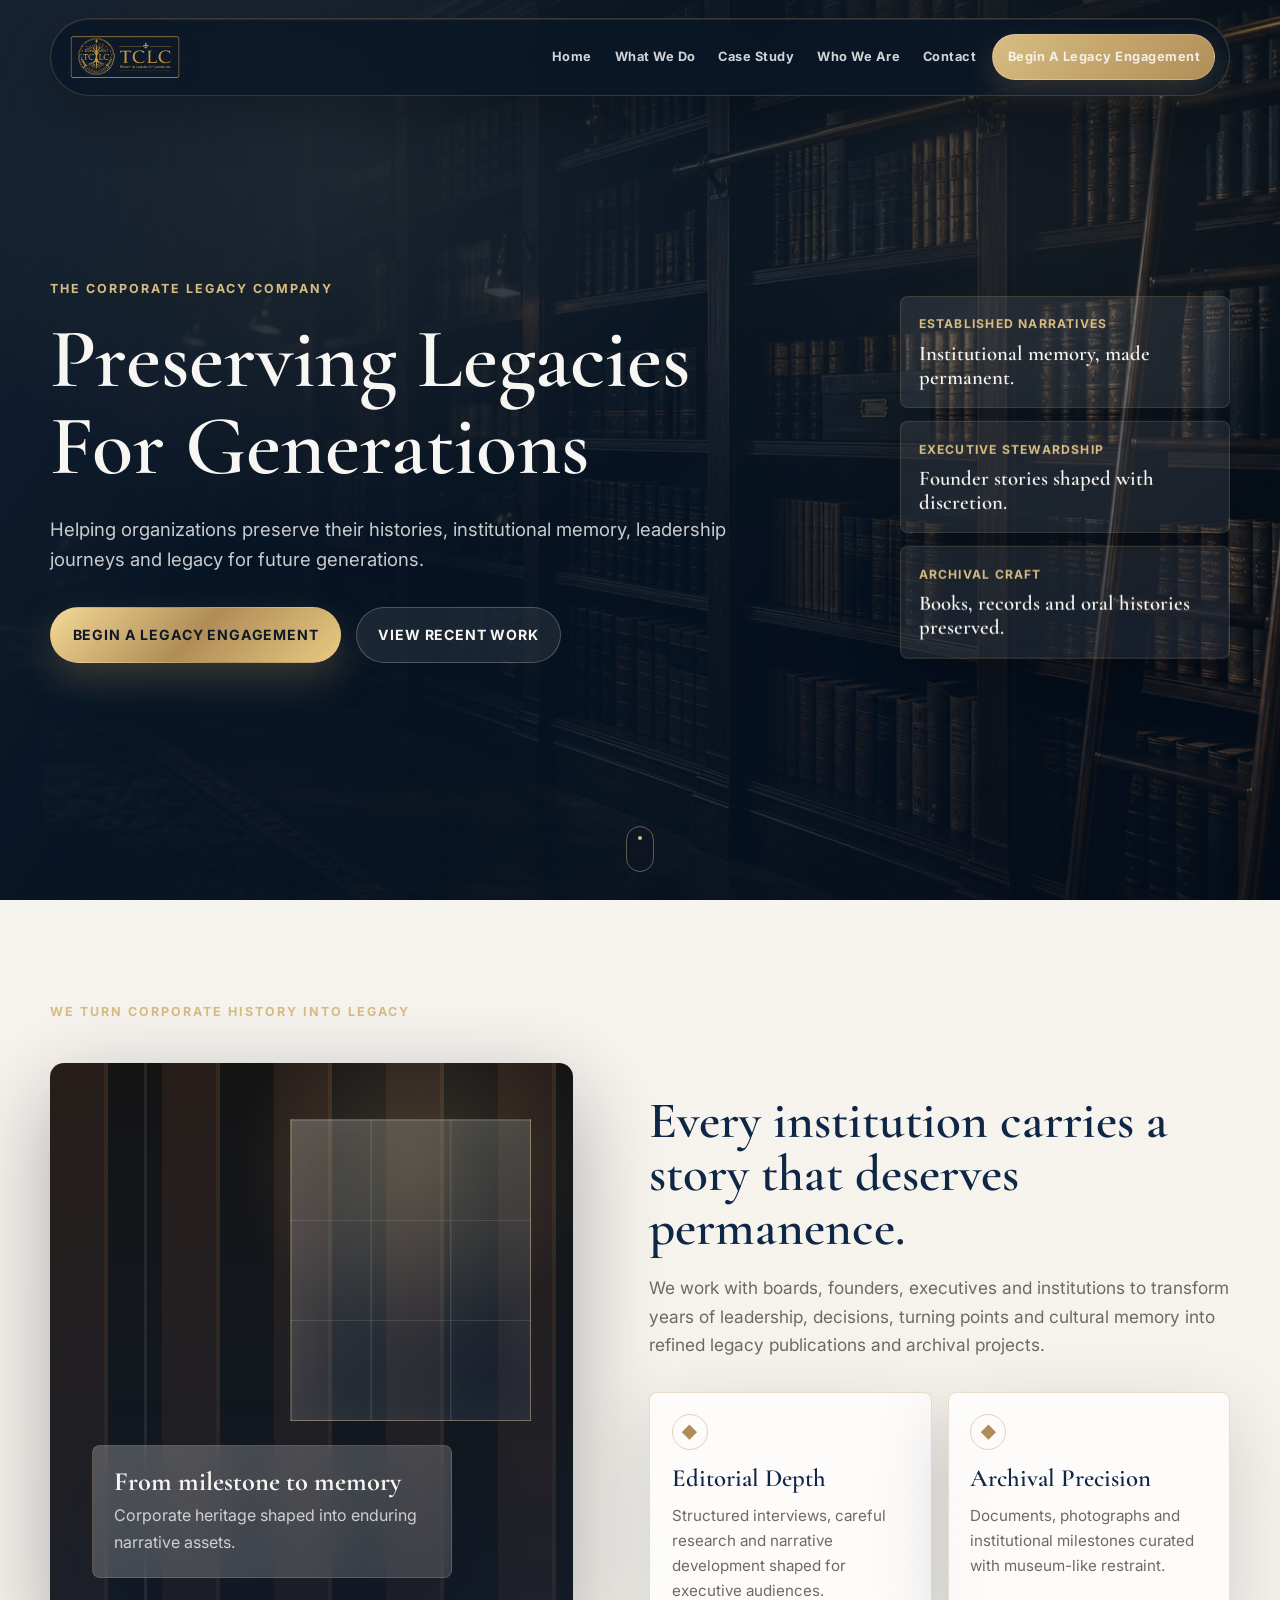
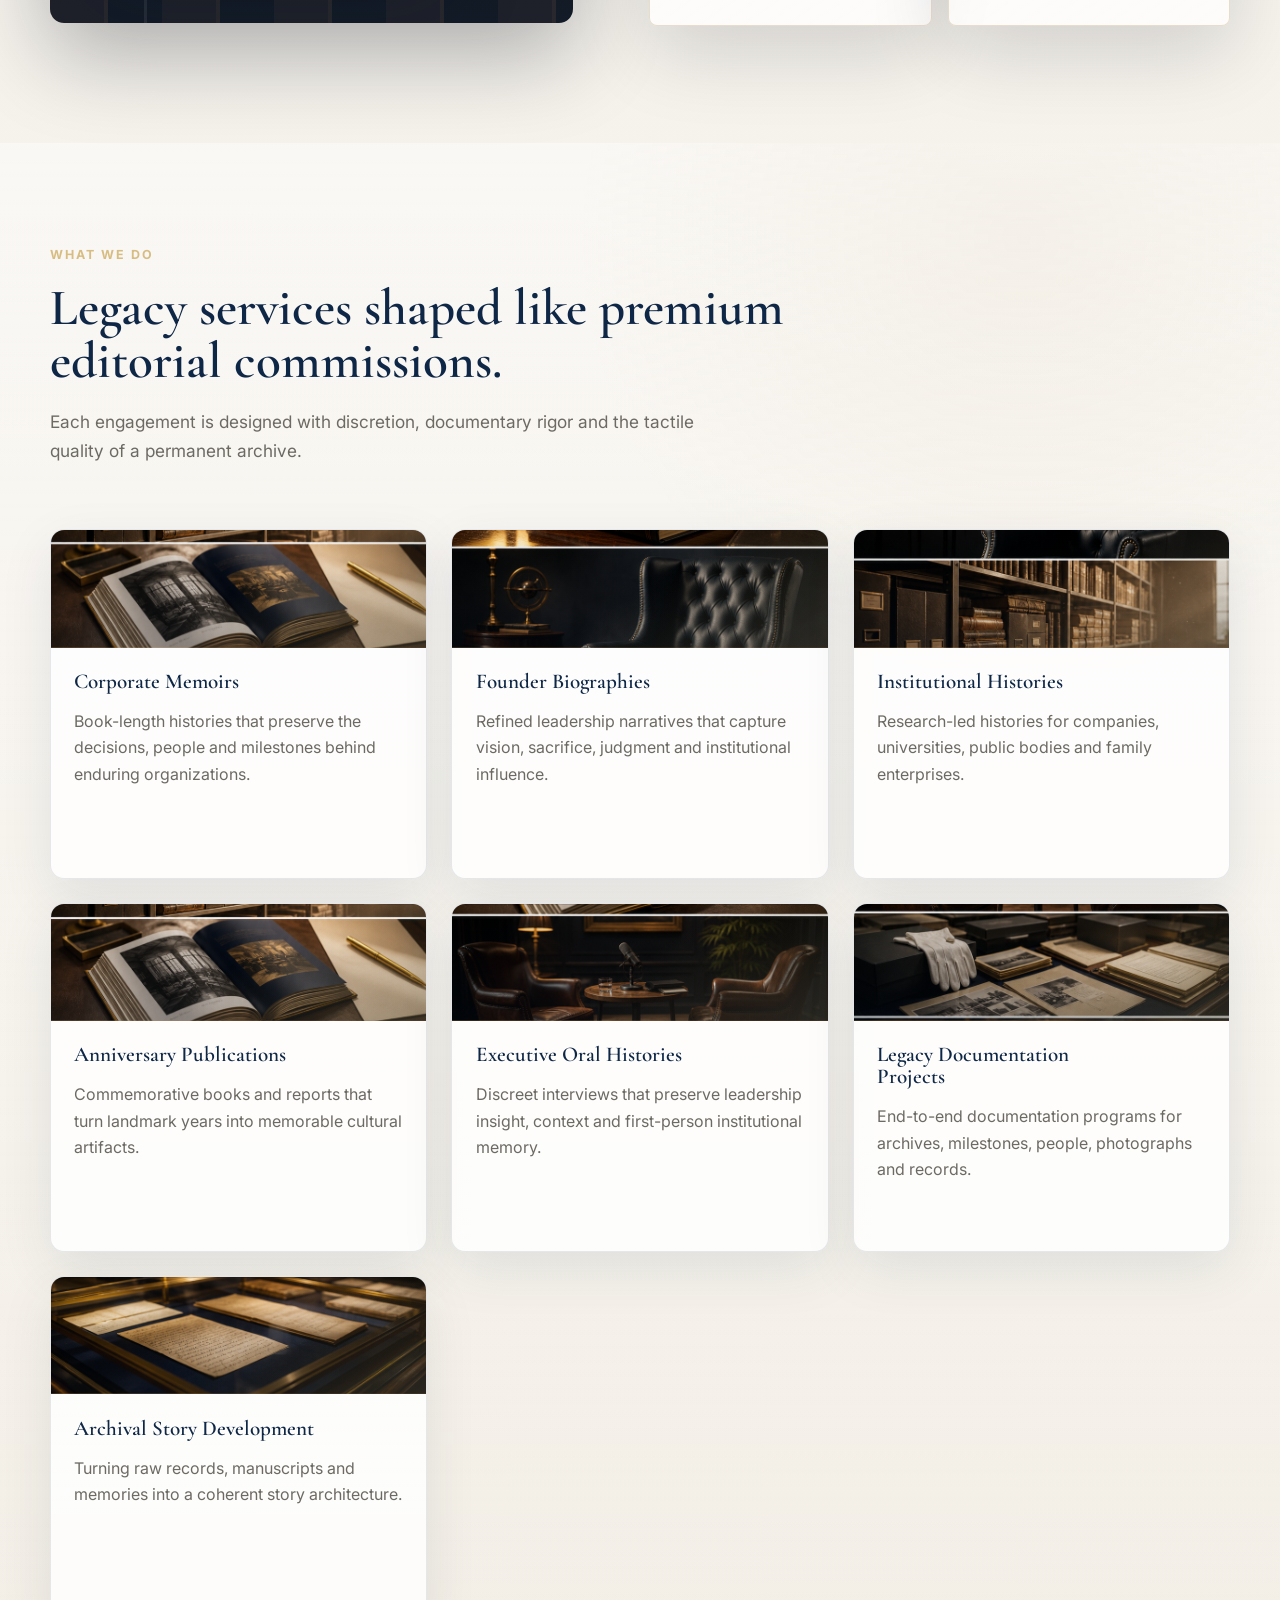
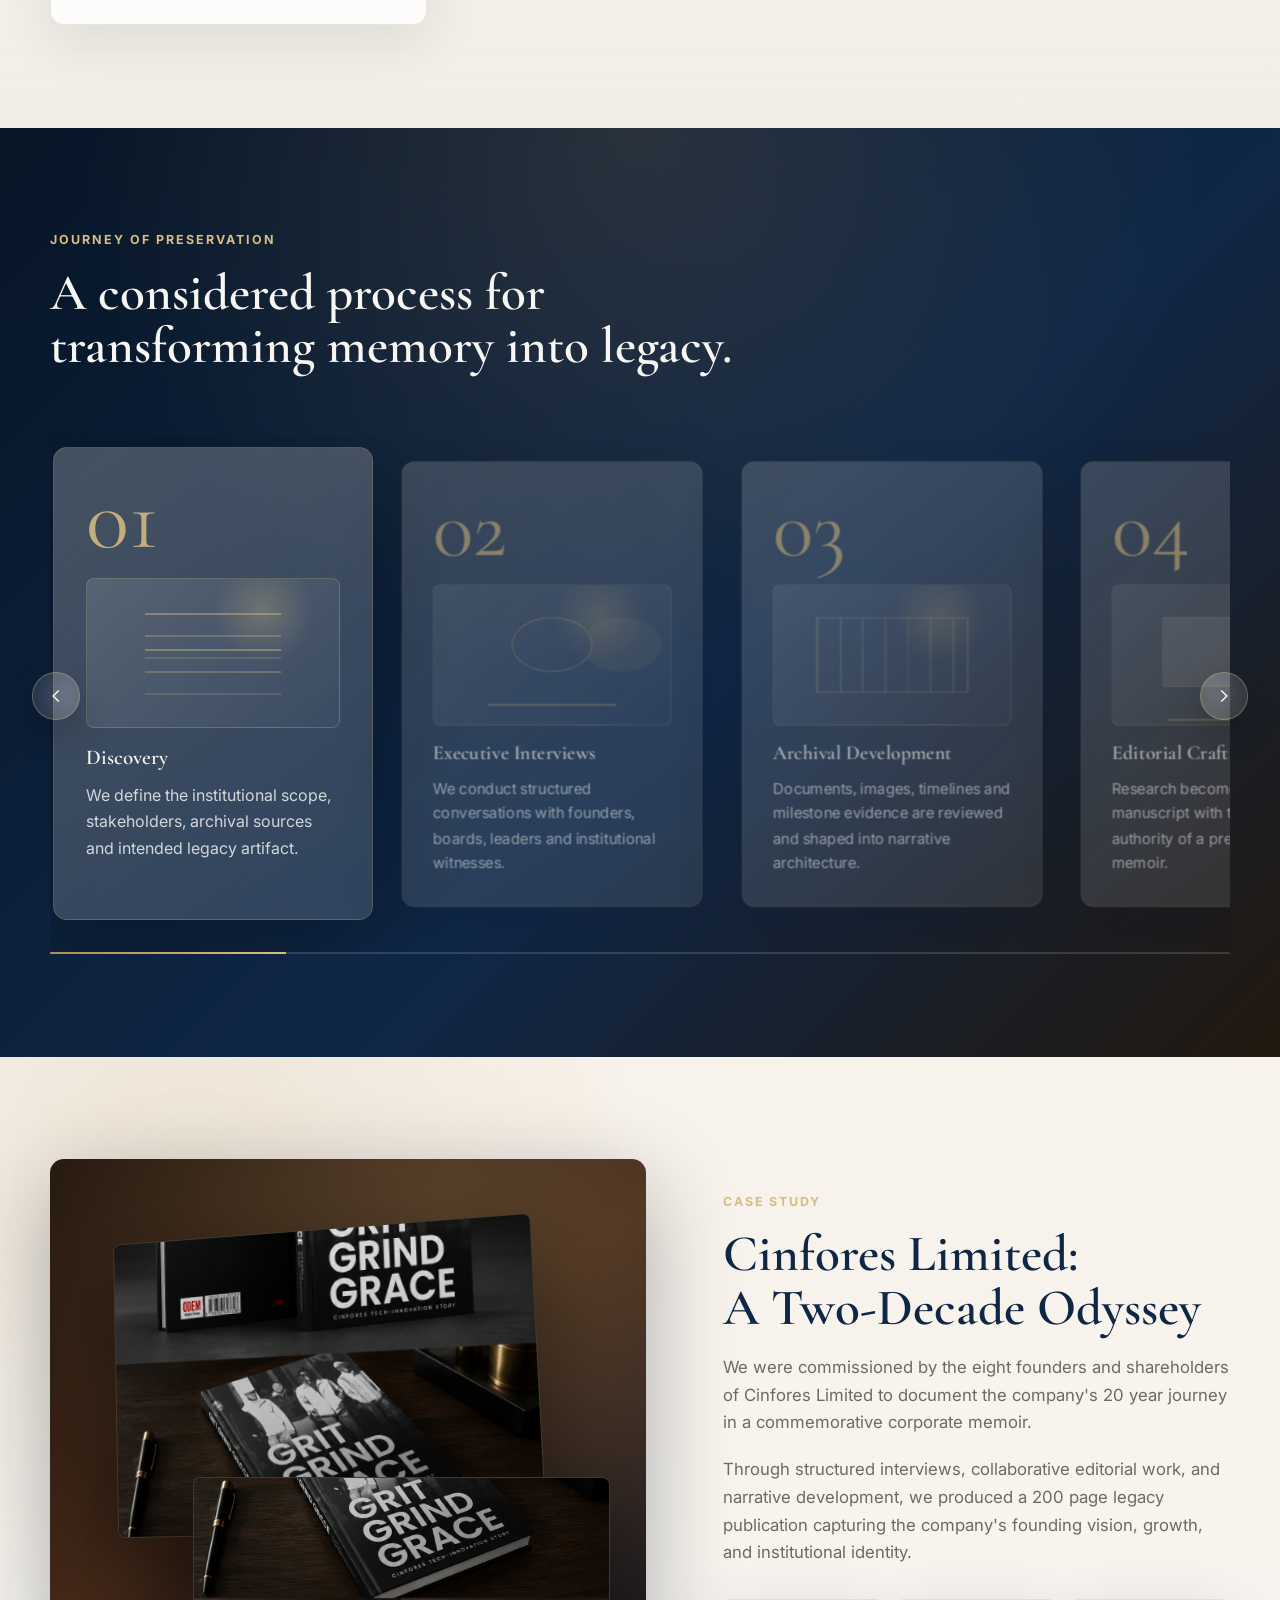
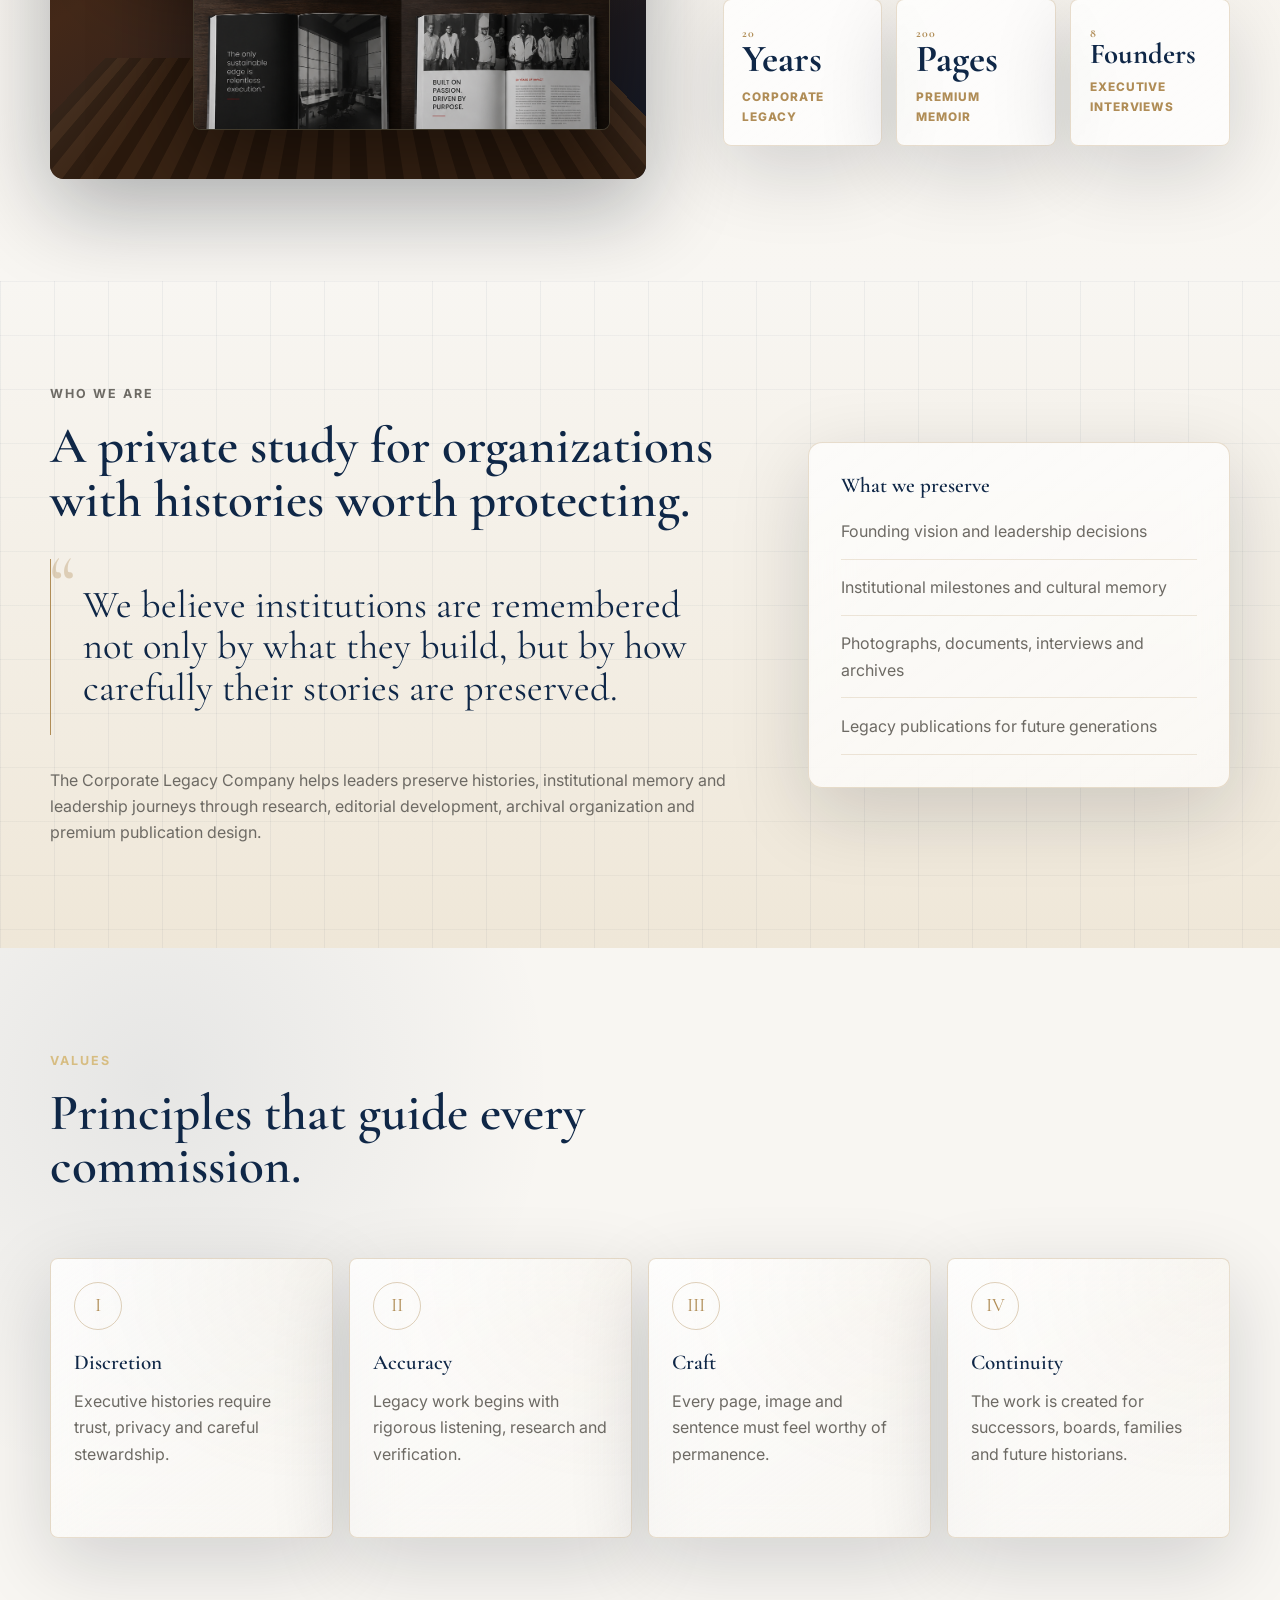
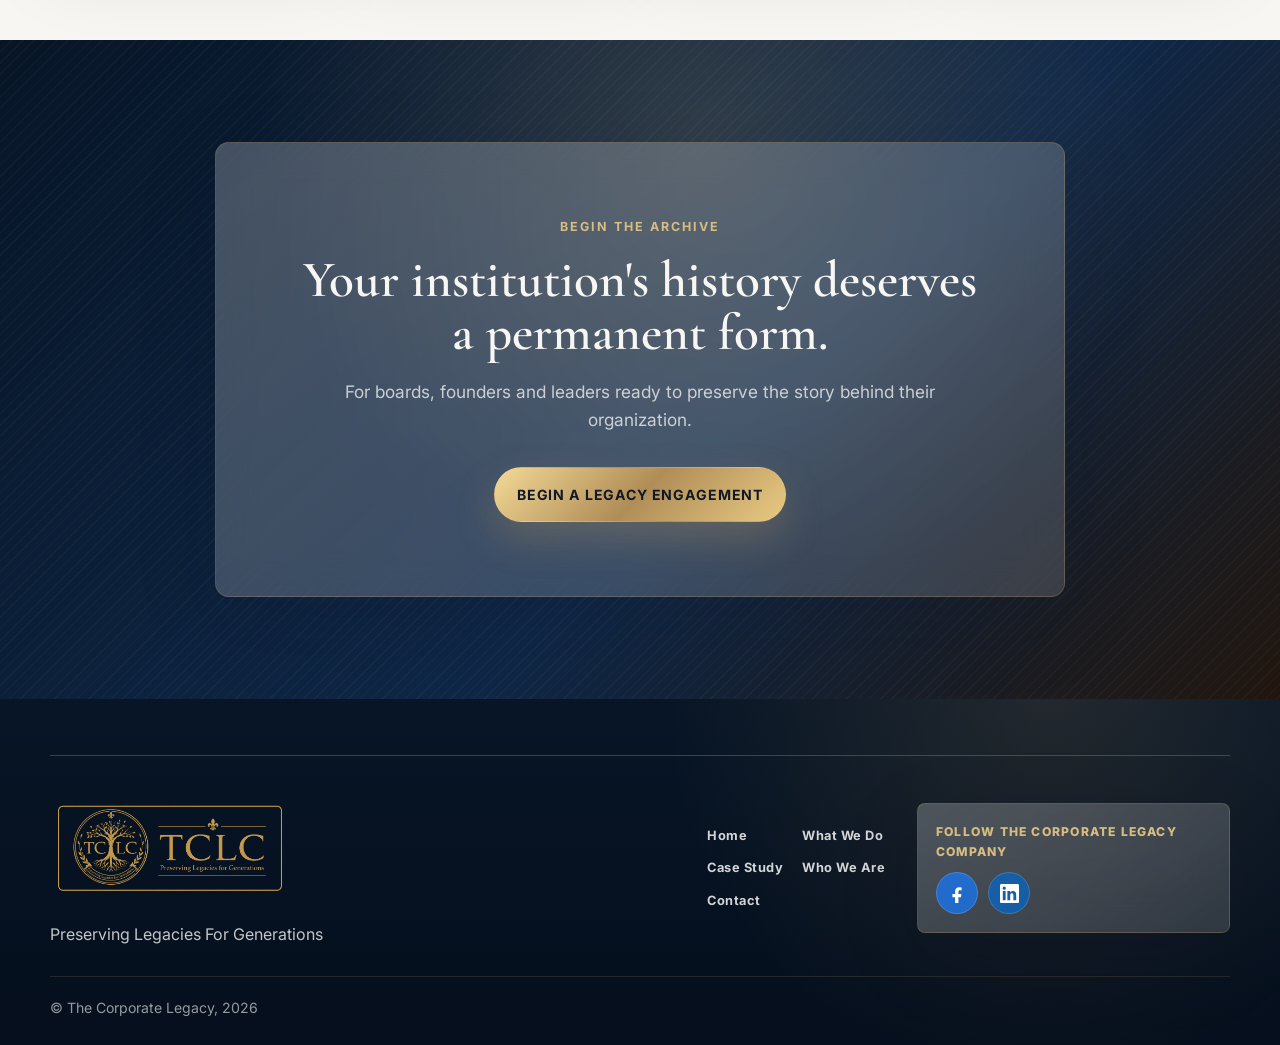
<file: index.html>
<!doctype html>
<html lang="en">
  <head>
    <meta charset="UTF-8" />
    <meta name="viewport" content="width=device-width, initial-scale=1.0" />
    <meta
      name="description"
      content="The Corporate Legacy Company helps organizations, founders and institutions preserve their legacy through corporate memoirs, institutional histories, founder biographies, anniversary publications and legacy documentation. We transform decades of leadership, vision and impact into timeless publications for future generations."
    />
    <meta
      name="keywords"
      content="corporate legacy, corporate legacy company, corporate memoirs, legacy documentation, institutional history, institutional memory, founder biography, corporate storytelling, corporate history documentation, organizational history, legacy preservation, company history documentation, executive oral history, legacy publishing, corporate publications, anniversary publications, business memoir, organizational legacy, historical documentation, corporate archive"
    />
    <title>The Corporate Legacy Company | Legacy Documentation, Corporate Memoirs, Founder Biographies & Institutional Histories</title>
    <link rel="icon" href="./assets/favicon-mark.png" type="image/png" />
    <link rel="preconnect" href="https://fonts.googleapis.com" />
    <link rel="preconnect" href="https://fonts.gstatic.com" crossorigin />
    <link
      href="https://fonts.googleapis.com/css2?family=Cormorant+Garamond:wght@500;600;700&family=Inter:wght@400;500;600;700&display=swap"
      rel="stylesheet"
    />
    <link rel="stylesheet" href="./styles.css?v=20260707b" />
  </head>
  <body>
    <a class="skip-link" href="#main">Skip to content</a>

    <header class="site-header" data-header>
      <nav class="nav-shell" aria-label="Primary navigation">
        <a class="brand-mark" href="./index.html#hero" aria-label="The Corporate Legacy Company home">
          <img src="./assets/tclc-logo.png" width="260" height="130" alt="The Corporate Legacy Company" />
        </a>
        <button class="menu-toggle" type="button" aria-expanded="false" aria-controls="mobile-menu" data-menu-toggle>
          <span></span>
          <span></span>
          <span></span>
          <span class="sr-only">Menu</span>
        </button>
        <div class="nav-links" data-nav-links>
          <a href="./index.html#hero">Home</a>
          <a href="#services">What We Do</a>
          <a href="#case-study">Case Study</a>
          <a href="#about">Who We Are</a>
          <a href="./contact.html">Contact</a>
          <a href="./contact.html" class="nav-cta magnetic">Begin A Legacy Engagement</a>
        </div>
      </nav>
      <div class="mobile-menu" id="mobile-menu" data-mobile-menu>
        <a href="./index.html#hero">Home</a>
        <a href="#services">What We Do</a>
        <a href="#case-study">Case Study</a>
        <a href="#about">Who We Are</a>
        <a href="./contact.html">Contact</a>
        <a href="./contact.html">Begin A Legacy Engagement</a>
      </div>
    </header>

    <main id="main">
      <section class="hero section-dark" id="hero" aria-labelledby="hero-title">
        <div class="dust-field" aria-hidden="true"></div>
        <div class="hero-light" aria-hidden="true"></div>
        <div class="hero-bg" aria-hidden="true"></div>
        <div class="container hero-grid">
          <div class="hero-copy">
            <p class="eyebrow reveal">The Corporate Legacy Company</p>
            <h1 class="hero-title reveal split-title" id="hero-title">Preserving Legacies For Generations</h1>
            <p class="hero-lede reveal">
              Helping organizations preserve their histories, institutional memory, leadership journeys and legacy for future generations.
            </p>
            <div class="hero-actions reveal">
              <a href="./contact.html" class="btn btn-primary shimmer magnetic">Begin A Legacy Engagement</a>
              <a href="#case-study" class="btn btn-secondary magnetic">View Recent Work</a>
            </div>
          </div>
          <aside class="hero-archive reveal" aria-label="Legacy archive highlights">
            <div class="archive-card parallax-card">
              <span>Established Narratives</span>
              <strong>Institutional memory, made permanent.</strong>
            </div>
            <div class="archive-card parallax-card">
              <span>Executive Stewardship</span>
              <strong>Founder stories shaped with discretion.</strong>
            </div>
            <div class="archive-card parallax-card">
              <span>Archival Craft</span>
              <strong>Books, records and oral histories preserved.</strong>
            </div>
          </aside>
        </div>
        <a href="#legacy" class="scroll-cue" aria-label="Scroll to legacy section">
          <span></span>
        </a>
      </section>

      <section class="legacy-section" id="legacy" aria-labelledby="legacy-title">
        <div class="container split-layout">
          <div class="section-kicker reveal">We Turn Corporate History Into Legacy</div>
          <div class="legacy-media reveal parallax-card">
            <div class="study-window" aria-hidden="true"></div>
            <div class="floating-note glass-panel">
              <strong>From milestone to memory</strong>
              <span>Corporate heritage shaped into enduring narrative assets.</span>
            </div>
          </div>
          <div class="legacy-copy reveal">
            <h2 id="legacy-title">Every institution carries a story that deserves permanence.</h2>
            <p>
              We work with boards, founders, executives and institutions to transform years of leadership, decisions,
              turning points and cultural memory into refined legacy publications and archival projects.
            </p>
            <div class="feature-stack">
              <article class="feature-card glass-panel">
                <span class="line-icon" aria-hidden="true">◆</span>
                <h3>Editorial Depth</h3>
                <p>Structured interviews, careful research and narrative development shaped for executive audiences.</p>
              </article>
              <article class="feature-card glass-panel">
                <span class="line-icon" aria-hidden="true">◆</span>
                <h3>Archival Precision</h3>
                <p>Documents, photographs and institutional milestones curated with museum-like restraint.</p>
              </article>
            </div>
          </div>
        </div>
      </section>

      <section class="services-section" id="services" aria-labelledby="services-title">
        <div class="container">
          <div class="section-heading reveal">
            <p class="eyebrow">What We Do</p>
            <h2 id="services-title">Legacy services shaped like premium editorial commissions.</h2>
            <p>
              Each engagement is designed with discretion, documentary rigor and the tactile quality of a permanent archive.
            </p>
          </div>
          <div class="service-grid">
            <article class="service-card reveal" style="--service-image: url('./assets/service-01.png')">
              <div class="service-image" role="img" aria-label="Leather bound corporate memoir books"></div>
              <div class="service-body">
                <h3>Corporate Memoirs</h3>
                <p>Book-length histories that preserve the decisions, people and milestones behind enduring organizations.</p>
              </div>
            </article>
            <article class="service-card reveal" style="--service-image: url('./assets/service-02.png')">
              <div class="service-image" role="img" aria-label="Executive portrait setting"></div>
              <div class="service-body">
                <h3>Founder Biographies</h3>
                <p>Refined leadership narratives that capture vision, sacrifice, judgment and institutional influence.</p>
              </div>
            </article>
            <article class="service-card reveal" style="--service-image: url('./assets/service-03.png')">
              <div class="service-image" role="img" aria-label="Historic archive shelves"></div>
              <div class="service-body">
                <h3>Institutional Histories</h3>
                <p>Research-led histories for companies, universities, public bodies and family enterprises.</p>
              </div>
            </article>
            <article class="service-card reveal" style="--service-image: url('./assets/service-04.png')">
              <div class="service-image" role="img" aria-label="Luxury commemorative book"></div>
              <div class="service-body">
                <h3>Anniversary Publications</h3>
                <p>Commemorative books and reports that turn landmark years into memorable cultural artifacts.</p>
              </div>
            </article>
            <article class="service-card reveal" style="--service-image: url('./assets/service-05.png')">
              <div class="service-image" role="img" aria-label="Executive interview room"></div>
              <div class="service-body">
                <h3>Executive Oral Histories</h3>
                <p>Discreet interviews that preserve leadership insight, context and first-person institutional memory.</p>
              </div>
            </article>
            <article class="service-card reveal" style="--service-image: url('./assets/service-06.png')">
              <div class="service-image" role="img" aria-label="Corporate archive documentation workspace"></div>
              <div class="service-body">
                <h3>Legacy Documentation Projects</h3>
                <p>End-to-end documentation programs for archives, milestones, people, photographs and records.</p>
              </div>
            </article>
            <article class="service-card reveal" style="--service-image: url('./assets/service-07.png')">
              <div class="service-image" role="img" aria-label="Historical manuscripts under glass"></div>
              <div class="service-body">
                <h3>Archival Story Development</h3>
                <p>Turning raw records, manuscripts and memories into a coherent story architecture.</p>
              </div>
            </article>
          </div>
        </div>
      </section>

      <section class="journey-section section-dark" id="journey" aria-labelledby="journey-title">
        <div class="container">
          <div class="section-heading reveal">
            <p class="eyebrow">Journey of Preservation</p>
            <h2 id="journey-title">A considered process for transforming memory into legacy.</h2>
          </div>
          <div class="carousel-wrap reveal">
            <button class="carousel-arrow prev" type="button" aria-label="Previous step" data-carousel-prev>
              <svg viewBox="0 0 24 24" aria-hidden="true"><path d="M15 18l-6-6 6-6" /></svg>
            </button>
            <div class="process-carousel" tabindex="0" data-carousel>
              <article class="process-slide glass-panel">
                <span class="step-number">01</span>
                <div class="process-illustration research"></div>
                <h3>Discovery</h3>
                <p>We define the institutional scope, stakeholders, archival sources and intended legacy artifact.</p>
              </article>
              <article class="process-slide glass-panel">
                <span class="step-number">02</span>
                <div class="process-illustration interview"></div>
                <h3>Executive Interviews</h3>
                <p>We conduct structured conversations with founders, boards, leaders and institutional witnesses.</p>
              </article>
              <article class="process-slide glass-panel">
                <span class="step-number">03</span>
                <div class="process-illustration archive"></div>
                <h3>Archival Development</h3>
                <p>Documents, images, timelines and milestone evidence are reviewed and shaped into narrative architecture.</p>
              </article>
              <article class="process-slide glass-panel">
                <span class="step-number">04</span>
                <div class="process-illustration editorial"></div>
                <h3>Editorial Craft</h3>
                <p>Research becomes a polished manuscript with the rhythm and authority of a premium corporate memoir.</p>
              </article>
              <article class="process-slide glass-panel">
                <span class="step-number">05</span>
                <div class="process-illustration publish"></div>
                <h3>Publication</h3>
                <p>The final artifact is produced with elegant design, lasting materiality and executive presentation value.</p>
              </article>
            </div>
            <button class="carousel-arrow next" type="button" aria-label="Next step" data-carousel-next>
              <svg viewBox="0 0 24 24" aria-hidden="true"><path d="M9 18l6-6-6-6" /></svg>
            </button>
            <div class="carousel-progress" aria-hidden="true"><span data-carousel-progress></span></div>
          </div>
        </div>
      </section>

      <section class="case-section" id="case-study" aria-labelledby="case-title">
        <div class="container case-grid">
          <div class="case-visual reveal">
            <div class="book-stage parallax-card" data-book-stage>
              <figure class="hardcover-mockup">
                <img src="./assets/cinfores-book.png" loading="lazy" alt="Grit Grind Grace hardcover memoir on an executive desk" />
              </figure>
              <figure class="openbook-mockup">
                <img src="./assets/cinfores-book.png" loading="lazy" alt="Open pages from the Grit Grind Grace memoir" />
              </figure>
            </div>
          </div>
          <div class="case-copy reveal">
            <p class="eyebrow">Case Study</p>
            <h2 id="case-title">Cinfores Limited:<br />A Two-Decade Odyssey</h2>
            <p>
              We were commissioned by the eight founders and shareholders of Cinfores Limited to document the company's
              20 year journey in a commemorative corporate memoir.
            </p>
            <p>
              Through structured interviews, collaborative editorial work, and narrative development, we produced a
              200 page legacy publication capturing the company's founding vision, growth, and institutional identity.
            </p>
            <div class="metric-grid">
              <article class="metric-card glass-panel">
                <strong><span data-count="20">0</span> Years</strong>
                <span>Corporate Legacy</span>
              </article>
              <article class="metric-card glass-panel">
                <strong><span data-count="200">0</span> Pages</strong>
                <span>Premium Memoir</span>
              </article>
              <article class="metric-card glass-panel">
                <strong class="metric-card-compact"><span data-count="8">0</span> Founders</strong>
                <span>Executive Interviews</span>
              </article>
            </div>
          </div>
        </div>
      </section>

      <section class="about-section section-texture" id="about" aria-labelledby="about-title">
        <div class="container about-grid">
          <div class="about-copy reveal">
            <p class="eyebrow">Who We Are</p>
            <h2 id="about-title">A private study for organizations with histories worth protecting.</h2>
            <blockquote>
              <span>“</span>
              We believe institutions are remembered not only by what they build, but by how carefully their stories are preserved.
            </blockquote>
            <p>
              The Corporate Legacy Company helps leaders preserve histories, institutional memory and leadership journeys
              through research, editorial development, archival organization and premium publication design.
            </p>
          </div>
          <div class="about-panel glass-panel reveal">
            <h3>What we preserve</h3>
            <ul>
              <li>Founding vision and leadership decisions</li>
              <li>Institutional milestones and cultural memory</li>
              <li>Photographs, documents, interviews and archives</li>
              <li>Legacy publications for future generations</li>
            </ul>
          </div>
        </div>
      </section>

      <section class="values-section" aria-labelledby="values-title">
        <div class="container">
          <div class="section-heading reveal">
            <p class="eyebrow">Values</p>
            <h2 id="values-title">Principles that guide every commission.</h2>
          </div>
          <div class="values-grid">
            <article class="value-card glass-panel reveal">
              <span class="value-icon" aria-hidden="true">I</span>
              <h3>Discretion</h3>
              <p>Executive histories require trust, privacy and careful stewardship.</p>
            </article>
            <article class="value-card glass-panel reveal">
              <span class="value-icon" aria-hidden="true">II</span>
              <h3>Accuracy</h3>
              <p>Legacy work begins with rigorous listening, research and verification.</p>
            </article>
            <article class="value-card glass-panel reveal">
              <span class="value-icon" aria-hidden="true">III</span>
              <h3>Craft</h3>
              <p>Every page, image and sentence must feel worthy of permanence.</p>
            </article>
            <article class="value-card glass-panel reveal">
              <span class="value-icon" aria-hidden="true">IV</span>
              <h3>Continuity</h3>
              <p>The work is created for successors, boards, families and future historians.</p>
            </article>
          </div>
        </div>
      </section>

      <section class="cta-section section-dark" id="engagement" aria-labelledby="cta-title">
        <div class="container">
          <div class="cta-panel glass-panel reveal">
            <p class="eyebrow">Begin the Archive</p>
            <h2 id="cta-title">Your institution's history deserves a permanent form.</h2>
            <p>
              For boards, founders and leaders ready to preserve the story behind their organization.
            </p>
            <a href="./contact.html" class="btn btn-primary shimmer magnetic">
              Begin A Legacy Engagement
            </a>
          </div>
        </div>
      </section>
    </main>

    <footer class="site-footer">
      <div class="container footer-grid">
        <div>
          <img src="./assets/tclc-logo.png" width="240" height="120" alt="The Corporate Legacy Company" />
          <p>Preserving Legacies For Generations</p>
        </div>
        <div class="footer-links" aria-label="Footer links">
          <a href="./index.html#hero">Home</a>
          <a href="#services">What We Do</a>
          <a href="#case-study">Case Study</a>
          <a href="#about">Who We Are</a>
          <a href="./contact.html">Contact</a>
        </div>
        <div class="footer-contact glass-panel">
          <span>Follow The Corporate Legacy Company</span>
          <div class="social-links" aria-label="Social links">
            <a class="social-link facebook" href="https://www.facebook.com/profile.php?id=61591485672103" target="_blank" rel="noreferrer" aria-label="The Corporate Legacy Company on Facebook">
              <svg viewBox="0 0 24 24" aria-hidden="true">
                <path d="M15.12 8.02h2.12V4.33A27.5 27.5 0 0 0 14.15 4c-3.06 0-5.16 1.92-5.16 5.46v3.25H5.61v4.12h3.38V24h4.14v-7.17h3.24l.51-4.12h-3.75V9.87c0-1.19.32-1.85 1.99-1.85Z" />
              </svg>
            </a>
            <a class="social-link linkedin" href="https://www.linkedin.com/company/135754983/" target="_blank" rel="noreferrer" aria-label="The Corporate Legacy Company on LinkedIn">
              <svg viewBox="0 0 24 24" aria-hidden="true">
                <path d="M20.45 20.45h-3.56v-5.57c0-1.33-.03-3.04-1.85-3.04-1.85 0-2.13 1.44-2.13 2.94v5.67H9.35V8.98h3.42v1.57h.05c.48-.91 1.64-1.86 3.37-1.86 3.61 0 4.27 2.37 4.27 5.46v6.3ZM5.34 7.42a2.06 2.06 0 1 1 0-4.13 2.06 2.06 0 0 1 0 4.13Zm1.78 13.03H3.56V8.98h3.56v11.47ZM22.23 0H1.77C.79 0 0 .77 0 1.72v20.56C0 23.23.79 24 1.77 24h20.46c.98 0 1.77-.77 1.77-1.72V1.72C24 .77 23.21 0 22.23 0Z" />
              </svg>
            </a>
          </div>
        </div>
      </div>
      <div class="container footer-bottom">
        <p>&copy; The Corporate Legacy, 2026</p>
      </div>
    </footer>

    <script src="./script.js?v=20260707b"></script>
  </body>
</html>
</file>
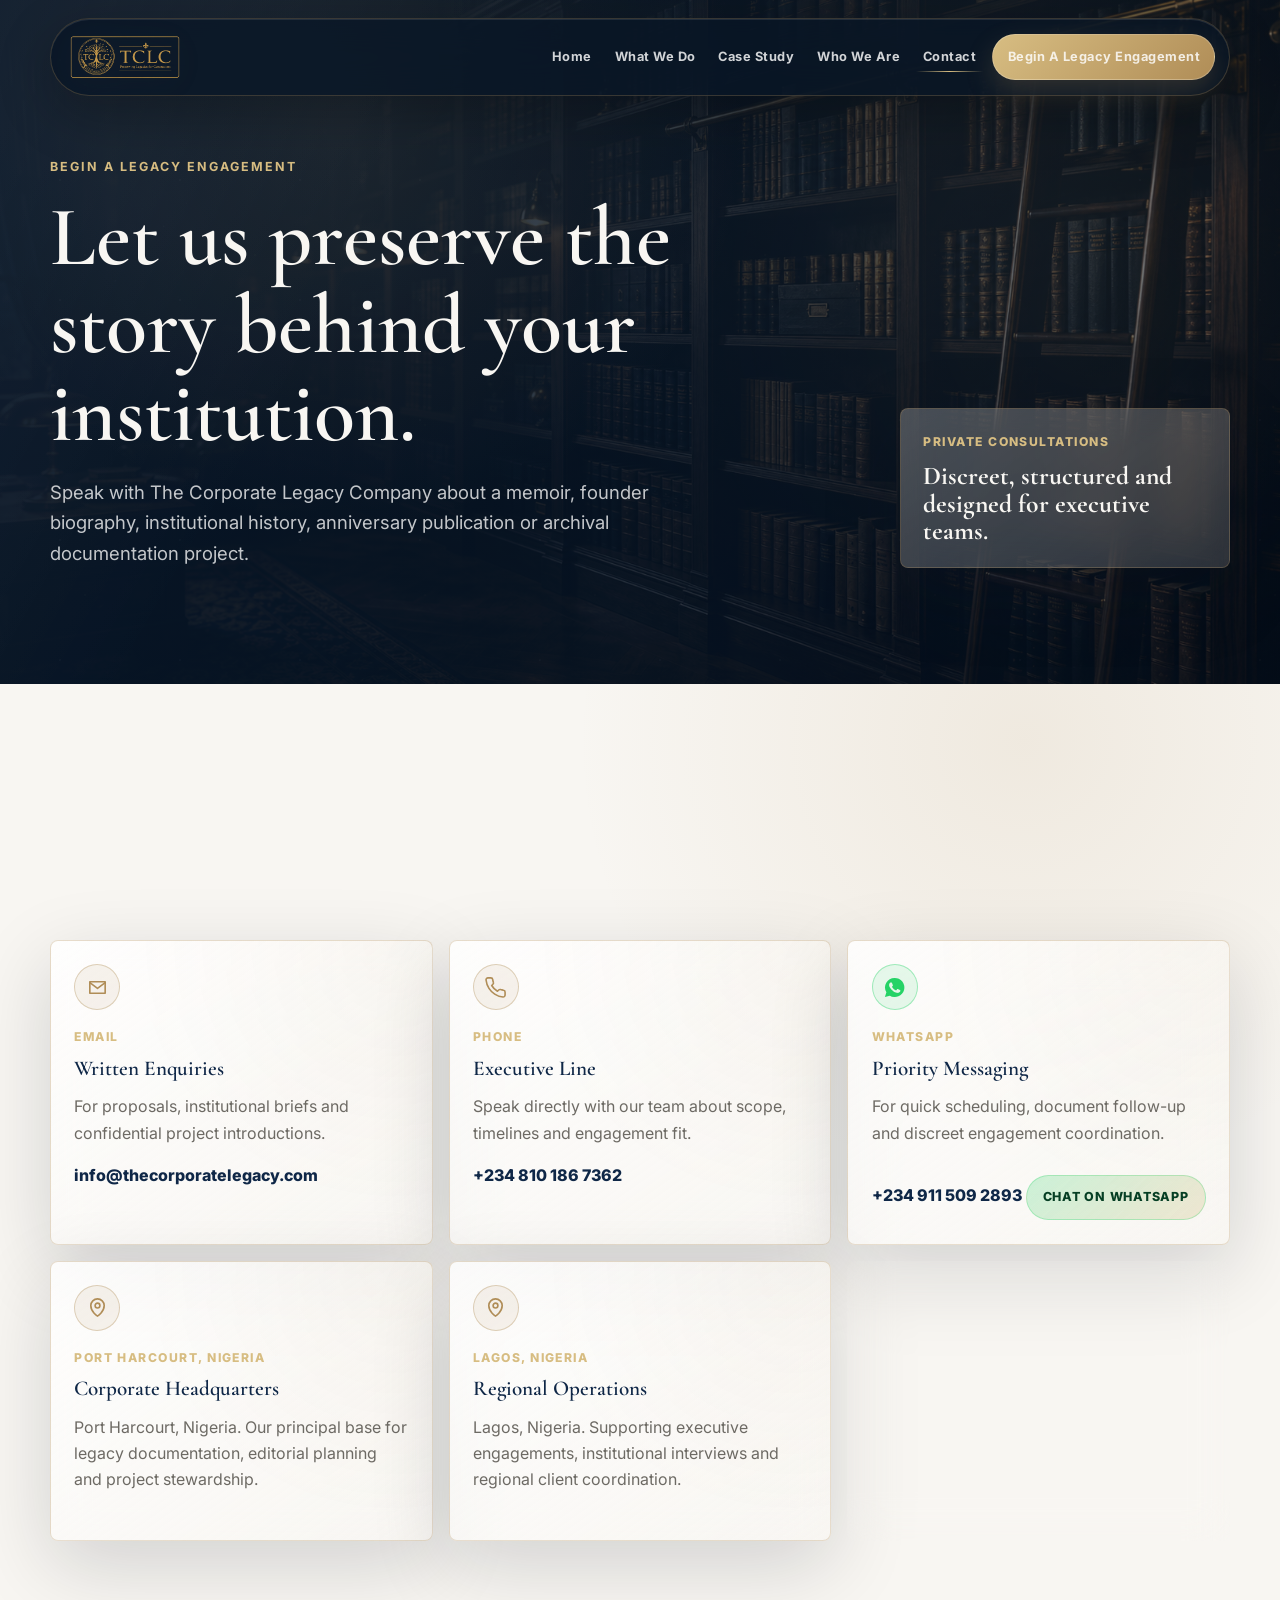
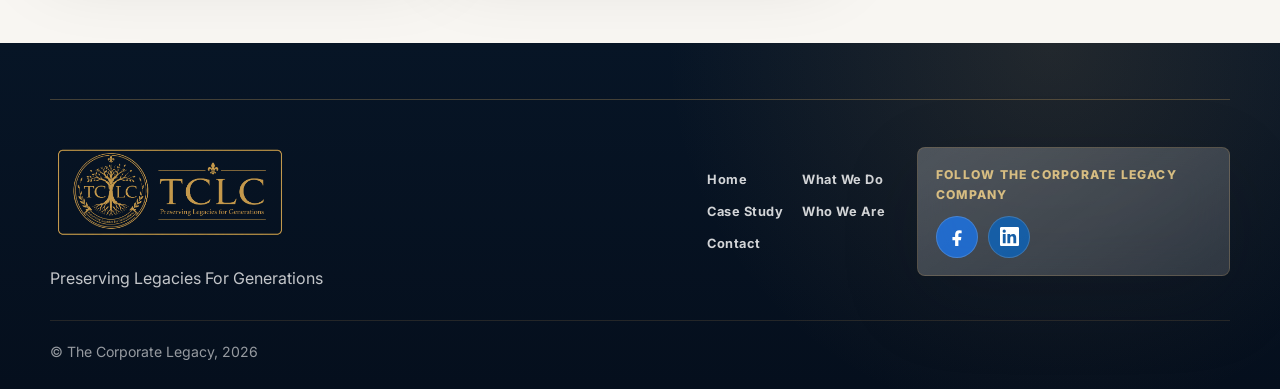
<file: contact.html>
<!doctype html>
<html lang="en">
  <head>
    <meta charset="UTF-8" />
    <meta name="viewport" content="width=device-width, initial-scale=1.0" />
    <meta
      name="description"
      content="Contact The Corporate Legacy Company to begin a premium corporate legacy engagement."
    />
    <title>Contact | The Corporate Legacy Company</title>
    <link rel="icon" href="./assets/favicon-mark.png" type="image/png" />
    <link rel="preconnect" href="https://fonts.googleapis.com" />
    <link rel="preconnect" href="https://fonts.gstatic.com" crossorigin />
    <link
      href="https://fonts.googleapis.com/css2?family=Cormorant+Garamond:wght@500;600;700&family=Inter:wght@400;500;600;700&display=swap"
      rel="stylesheet"
    />
    <link rel="stylesheet" href="./styles.css?v=20260707b" />
  </head>
  <body>
    <a class="skip-link" href="#main">Skip to content</a>

    <header class="site-header" data-header>
      <nav class="nav-shell" aria-label="Primary navigation">
        <a class="brand-mark" href="./index.html#hero" aria-label="The Corporate Legacy Company home">
          <img src="./assets/tclc-logo.png" width="260" height="130" alt="The Corporate Legacy Company" />
        </a>
        <button class="menu-toggle" type="button" aria-expanded="false" aria-controls="mobile-menu" data-menu-toggle>
          <span></span>
          <span></span>
          <span></span>
          <span class="sr-only">Menu</span>
        </button>
        <div class="nav-links" data-nav-links>
          <a href="./index.html#hero">Home</a>
          <a href="./index.html#services">What We Do</a>
          <a href="./index.html#case-study">Case Study</a>
          <a href="./index.html#about">Who We Are</a>
          <a href="./contact.html" class="active">Contact</a>
          <a href="./contact.html" class="nav-cta magnetic">Begin A Legacy Engagement</a>
        </div>
      </nav>
      <div class="mobile-menu" id="mobile-menu" data-mobile-menu>
        <a href="./index.html#hero">Home</a>
        <a href="./index.html#services">What We Do</a>
        <a href="./index.html#case-study">Case Study</a>
        <a href="./index.html#about">Who We Are</a>
        <a href="./contact.html">Contact</a>
        <a href="./contact.html">Begin A Legacy Engagement</a>
      </div>
    </header>

    <main id="main">
      <section class="contact-hero section-dark" aria-labelledby="contact-title">
        <div class="dust-field" aria-hidden="true"></div>
        <div class="hero-light" aria-hidden="true"></div>
        <div class="hero-bg" aria-hidden="true"></div>
        <div class="container contact-hero-grid">
          <div class="contact-intro reveal">
            <p class="eyebrow">Begin A Legacy Engagement</p>
            <h1 id="contact-title">Let us preserve the story behind your institution.</h1>
            <p>
              Speak with The Corporate Legacy Company about a memoir, founder biography, institutional history,
              anniversary publication or archival documentation project.
            </p>
          </div>
          <div class="contact-panel glass-panel reveal">
            <span>Private consultations</span>
            <strong>Discreet, structured and designed for executive teams.</strong>
          </div>
        </div>
      </section>

      <section class="contact-details" aria-labelledby="contact-details-title">
        <div class="container">
          <div class="section-heading reveal">
            <p class="eyebrow">Contact</p>
            <h2 id="contact-details-title">Engagement channels and offices.</h2>
          </div>
          <div class="contact-grid">
            <article class="contact-card glass-panel reveal">
              <span class="contact-icon" aria-hidden="true">
                <svg viewBox="0 0 24 24"><path d="M4 6h16v12H4z" /><path d="m4 7 8 6 8-6" /></svg>
              </span>
              <span class="contact-label">Email</span>
              <h3>Written Enquiries</h3>
              <p>For proposals, institutional briefs and confidential project introductions.</p>
              <a href="mailto:info@thecorporatelegacy.com">info@thecorporatelegacy.com</a>
            </article>
            <article class="contact-card glass-panel reveal">
              <span class="contact-icon" aria-hidden="true">
                <svg viewBox="0 0 24 24"><path d="M22 16.92v3a2 2 0 0 1-2.18 2 19.86 19.86 0 0 1-8.63-3.07 19.5 19.5 0 0 1-6-6A19.86 19.86 0 0 1 2.12 4.2 2 2 0 0 1 4.11 2h3a2 2 0 0 1 2 1.72c.13.96.35 1.9.66 2.81a2 2 0 0 1-.45 2.11L8.05 9.91a16 16 0 0 0 6 6l1.27-1.27a2 2 0 0 1 2.11-.45c.91.31 1.85.53 2.81.66A2 2 0 0 1 22 16.92Z" /></svg>
              </span>
              <span class="contact-label">Phone</span>
              <h3>Executive Line</h3>
              <p>Speak directly with our team about scope, timelines and engagement fit.</p>
              <a href="tel:+2348101867362">+234 810 186 7362</a>
            </article>
            <article class="contact-card glass-panel reveal">
              <span class="contact-icon whatsapp" aria-hidden="true">
                <svg viewBox="0 0 24 24"><path d="M12.04 2a9.9 9.9 0 0 0-8.5 14.98L2 22l5.17-1.48A9.98 9.98 0 1 0 12.04 2Zm5.84 14.24c-.24.67-1.39 1.29-1.94 1.34-.5.05-1.13.07-1.82-.11-.42-.11-.96-.31-1.65-.61-2.9-1.25-4.79-4.16-4.93-4.35-.14-.19-1.18-1.57-1.18-3s.75-2.13 1.02-2.42c.27-.29.59-.36.78-.36h.56c.18 0 .42-.07.66.5.24.58.84 2.01.91 2.16.07.14.12.31.02.5-.1.19-.14.31-.29.48-.14.17-.31.38-.43.5-.14.14-.29.29-.12.58.17.29.75 1.24 1.61 2.01 1.11.98 2.04 1.29 2.33 1.43.29.14.46.12.62-.07.19-.22.72-.84.91-1.13.19-.29.38-.24.65-.14.26.1 1.68.79 1.97.94.29.14.48.22.55.34.07.12.07.7-.17 1.37Z" /></svg>
              </span>
              <span class="contact-label">WhatsApp</span>
              <h3>Priority Messaging</h3>
              <p>For quick scheduling, document follow-up and discreet engagement coordination.</p>
              <a href="https://wa.me/2349115092893" target="_blank" rel="noreferrer">+234 911 509 2893</a>
              <a class="contact-cta" href="https://wa.me/2349115092893" target="_blank" rel="noreferrer">Chat on WhatsApp</a>
            </article>
            <article class="contact-card glass-panel reveal">
              <span class="contact-icon" aria-hidden="true">
                <svg viewBox="0 0 24 24"><path d="M12 21s7-4.35 7-11a7 7 0 1 0-14 0c0 6.65 7 11 7 11Z" /><circle cx="12" cy="10" r="2.5" /></svg>
              </span>
              <span class="contact-label">Port Harcourt, Nigeria</span>
              <h3>Corporate Headquarters</h3>
              <p>Port Harcourt, Nigeria. Our principal base for legacy documentation, editorial planning and project stewardship.</p>
            </article>
            <article class="contact-card glass-panel reveal">
              <span class="contact-icon" aria-hidden="true">
                <svg viewBox="0 0 24 24"><path d="M12 21s7-4.35 7-11a7 7 0 1 0-14 0c0 6.65 7 11 7 11Z" /><circle cx="12" cy="10" r="2.5" /></svg>
              </span>
              <span class="contact-label">Lagos, Nigeria</span>
              <h3>Regional Operations</h3>
              <p>Lagos, Nigeria. Supporting executive engagements, institutional interviews and regional client coordination.</p>
            </article>
            <article class="contact-card glass-panel reveal">
              <span class="contact-icon" aria-hidden="true">
                <svg viewBox="0 0 24 24"><circle cx="12" cy="12" r="9" /><path d="M12 7v5l3.5 2" /></svg>
              </span>
              <span class="contact-label">Business Hours</span>
              <h3>Monday - Saturday</h3>
              <p>9:00 AM - 6:00 PM</p>
            </article>
          </div>
        </div>
      </section>
    </main>

    <footer class="site-footer">
      <div class="container footer-grid">
        <div>
          <img src="./assets/tclc-logo.png" width="240" height="120" alt="The Corporate Legacy Company" />
          <p>Preserving Legacies For Generations</p>
        </div>
        <div class="footer-links" aria-label="Footer links">
          <a href="./index.html#hero">Home</a>
          <a href="./index.html#services">What We Do</a>
          <a href="./index.html#case-study">Case Study</a>
          <a href="./index.html#about">Who We Are</a>
          <a href="./contact.html">Contact</a>
        </div>
        <div class="footer-contact glass-panel">
          <span>Follow The Corporate Legacy Company</span>
          <div class="social-links" aria-label="Social links">
            <a class="social-link facebook" href="https://www.facebook.com/profile.php?id=61591485672103" target="_blank" rel="noreferrer" aria-label="The Corporate Legacy Company on Facebook">
              <svg viewBox="0 0 24 24" aria-hidden="true">
                <path d="M15.12 8.02h2.12V4.33A27.5 27.5 0 0 0 14.15 4c-3.06 0-5.16 1.92-5.16 5.46v3.25H5.61v4.12h3.38V24h4.14v-7.17h3.24l.51-4.12h-3.75V9.87c0-1.19.32-1.85 1.99-1.85Z" />
              </svg>
            </a>
            <a class="social-link linkedin" href="https://www.linkedin.com/company/135754983/" target="_blank" rel="noreferrer" aria-label="The Corporate Legacy Company on LinkedIn">
              <svg viewBox="0 0 24 24" aria-hidden="true">
                <path d="M20.45 20.45h-3.56v-5.57c0-1.33-.03-3.04-1.85-3.04-1.85 0-2.13 1.44-2.13 2.94v5.67H9.35V8.98h3.42v1.57h.05c.48-.91 1.64-1.86 3.37-1.86 3.61 0 4.27 2.37 4.27 5.46v6.3ZM5.34 7.42a2.06 2.06 0 1 1 0-4.13 2.06 2.06 0 0 1 0 4.13Zm1.78 13.03H3.56V8.98h3.56v11.47ZM22.23 0H1.77C.79 0 0 .77 0 1.72v20.56C0 23.23.79 24 1.77 24h20.46c.98 0 1.77-.77 1.77-1.72V1.72C24 .77 23.21 0 22.23 0Z" />
              </svg>
            </a>
          </div>
        </div>
      </div>
      <div class="container footer-bottom">
        <p>&copy; The Corporate Legacy, 2026</p>
      </div>
    </footer>

    <script src="./script.js?v=20260707b"></script>
  </body>
</html>
</file>
<file: styles.css>
:root {
  --navy: #0f2747;
  --navy-950: #071526;
  --navy-900: #0a1d35;
  --gold: #b08d57;
  --gold-2: #d7bd82;
  --ivory: #f8f6f2;
  --parchment: #efe7d8;
  --charcoal: #333333;
  --mahogany: #382517;
  --ink: #172233;
  --muted: #6d6a64;
  --glass: rgba(255, 255, 255, 0.12);
  --glass-strong: rgba(255, 255, 255, 0.18);
  --border-gold: rgba(176, 141, 87, 0.34);
  --shadow-soft: 0 24px 80px rgba(10, 18, 30, 0.16);
  --shadow-premium: 0 28px 90px rgba(6, 14, 27, 0.32);
  --facebook: #1877f2;
  --linkedin: #0a66c2;
  --whatsapp: #25d366;
  --radius: 8px;
  --radius-lg: 14px;
  --ease: cubic-bezier(0.16, 1, 0.3, 1);
  --max: 1180px;
}

*,
*::before,
*::after {
  box-sizing: border-box;
}

html {
  scroll-behavior: smooth;
}

body {
  margin: 0;
  min-width: 320px;
  color: var(--ink);
  background:
    radial-gradient(circle at 12% 6%, rgba(176, 141, 87, 0.12), transparent 28rem),
    linear-gradient(180deg, var(--ivory), #f3eee5 48%, var(--ivory));
  font-family: Inter, system-ui, -apple-system, BlinkMacSystemFont, "Segoe UI", sans-serif;
  font-size: 16px;
  line-height: 1.65;
  overflow-x: hidden;
  text-rendering: optimizeLegibility;
}

body.menu-open {
  overflow: hidden;
}

img {
  display: block;
  max-width: 100%;
}

a {
  color: inherit;
  text-decoration: none;
}

button,
a {
  -webkit-tap-highlight-color: transparent;
}

button {
  font: inherit;
}

:focus-visible {
  outline: 2px solid var(--gold-2);
  outline-offset: 4px;
}

.skip-link {
  position: fixed;
  top: 1rem;
  left: 1rem;
  z-index: 1000;
  transform: translateY(-140%);
  padding: 0.75rem 1rem;
  color: white;
  background: var(--navy);
  border: 1px solid var(--gold);
  border-radius: var(--radius);
  transition: transform 260ms var(--ease);
}

.skip-link:focus {
  transform: translateY(0);
}

.sr-only {
  position: absolute;
  width: 1px;
  height: 1px;
  padding: 0;
  margin: -1px;
  overflow: hidden;
  clip: rect(0, 0, 0, 0);
  white-space: nowrap;
  border: 0;
}

.container {
  width: min(calc(100% - 40px), var(--max));
  margin-inline: auto;
}

section {
  position: relative;
  padding: clamp(5.5rem, 8vw, 9rem) 0;
}

h1,
h2,
h3 {
  margin: 0;
  font-family: "Cormorant Garamond", Georgia, serif;
  font-weight: 600;
  line-height: 1.04;
  color: var(--navy);
  letter-spacing: 0;
}

h1 {
  font-size: clamp(3.35rem, 6.6vw, 6.6rem);
  max-width: 780px;
}

h2 {
  font-size: clamp(2.1rem, 4vw, 3.85rem);
}

h3 {
  font-size: clamp(1.25rem, 1.65vw, 1.72rem);
}

p {
  margin: 0;
}

.section-dark {
  color: rgba(255, 255, 255, 0.82);
  background: var(--navy-950);
}

.section-dark h1,
.section-dark h2,
.section-dark h3 {
  color: var(--ivory);
}

.eyebrow,
.section-kicker {
  margin-bottom: 1rem;
  color: var(--gold-2);
  font-size: 0.78rem;
  font-weight: 700;
  letter-spacing: 0.16em;
  text-transform: uppercase;
}

.section-heading {
  max-width: 760px;
  margin-bottom: clamp(2.25rem, 5vw, 4.5rem);
}

.section-heading p:not(.eyebrow) {
  max-width: 650px;
  margin-top: 1.25rem;
  color: var(--muted);
  font-size: 1.08rem;
}

.section-dark .section-heading p:not(.eyebrow) {
  color: rgba(255, 255, 255, 0.7);
}

.glass-panel {
  border: 1px solid rgba(176, 141, 87, 0.28);
  background:
    linear-gradient(145deg, rgba(255, 255, 255, 0.18), rgba(255, 255, 255, 0.07)),
    rgba(255, 255, 255, 0.08);
  box-shadow: var(--shadow-soft);
  backdrop-filter: blur(20px);
  -webkit-backdrop-filter: blur(20px);
}

.btn {
  position: relative;
  isolation: isolate;
  display: inline-flex;
  align-items: center;
  justify-content: center;
  min-height: 52px;
  padding: 0.95rem 1.35rem;
  overflow: hidden;
  border: 1px solid transparent;
  border-radius: 999px;
  font-size: 0.88rem;
  font-weight: 700;
  letter-spacing: 0.06em;
  text-transform: uppercase;
  cursor: pointer;
  transform: translate3d(var(--mx, 0), var(--my, 0), 0);
  transition:
    transform 360ms var(--ease),
    box-shadow 360ms var(--ease),
    border-color 360ms var(--ease),
    background 360ms var(--ease);
}

.btn-primary {
  color: #111827;
  background: linear-gradient(135deg, #f3d996, var(--gold), #e8ca82);
  box-shadow: 0 16px 38px rgba(176, 141, 87, 0.3);
}

.btn-secondary {
  color: var(--ivory);
  background: rgba(255, 255, 255, 0.08);
  border-color: rgba(255, 255, 255, 0.22);
}

.btn:hover {
  transform: translate3d(var(--mx, 0), calc(var(--my, 0) - 3px), 0);
  box-shadow: 0 24px 58px rgba(6, 14, 27, 0.24);
}

.shimmer::before {
  content: "";
  position: absolute;
  inset: -35% auto -35% -80%;
  z-index: -1;
  width: 55%;
  transform: skewX(-18deg);
  background: linear-gradient(90deg, transparent, rgba(255, 255, 255, 0.55), transparent);
  animation: shimmer 5.8s ease-in-out infinite;
}

.ripple {
  position: absolute;
  width: 20px;
  height: 20px;
  pointer-events: none;
  border-radius: 50%;
  background: rgba(255, 255, 255, 0.5);
  transform: translate(-50%, -50%) scale(1);
  animation: ripple 700ms var(--ease) forwards;
}

.site-header {
  position: fixed;
  top: 18px;
  left: 0;
  right: 0;
  z-index: 100;
  padding: 0 20px;
  transition: top 360ms var(--ease);
}

.nav-shell {
  display: flex;
  align-items: center;
  justify-content: space-between;
  width: min(100%, 1180px);
  min-height: 76px;
  margin: 0 auto;
  padding: 0.55rem 0.85rem 0.55rem 1rem;
  border: 1px solid rgba(176, 141, 87, 0.28);
  border-radius: 999px;
  background: rgba(8, 21, 38, 0.72);
  box-shadow: 0 18px 55px rgba(0, 0, 0, 0.24), inset 0 1px rgba(255, 255, 255, 0.1);
  backdrop-filter: blur(24px);
  -webkit-backdrop-filter: blur(24px);
  transition:
    min-height 360ms var(--ease),
    background 360ms var(--ease),
    box-shadow 360ms var(--ease);
}

.site-header.scrolled {
  top: 10px;
}

.site-header.scrolled .nav-shell {
  min-height: 64px;
  background: rgba(8, 21, 38, 0.83);
  box-shadow: 0 18px 48px rgba(0, 0, 0, 0.28);
}

.brand-mark {
  display: flex;
  align-items: center;
  width: clamp(150px, 18vw, 236px);
}

.brand-mark img {
  width: auto;
  max-width: 100%;
  height: clamp(42px, 5vw, 58px);
  object-fit: contain;
  object-position: left center;
  filter: drop-shadow(0 4px 16px rgba(176, 141, 87, 0.18));
}

.nav-links {
  display: flex;
  align-items: center;
  gap: clamp(0.14rem, 0.72vw, 0.58rem);
}

.nav-links a,
.mobile-menu a,
.footer-links a {
  position: relative;
  font-size: 0.8rem;
  font-weight: 700;
  color: rgba(255, 255, 255, 0.82);
  letter-spacing: 0.04em;
}

.nav-links a:not(.nav-cta) {
  padding: 0.6rem 0.42rem;
}

.nav-links a::after,
.mobile-menu a::after,
.footer-links a::after {
  content: "";
  position: absolute;
  left: 0;
  right: 0;
  bottom: 0.32rem;
  height: 1px;
  transform: scaleX(0);
  transform-origin: right;
  background: linear-gradient(90deg, transparent, var(--gold-2), transparent);
  transition: transform 360ms var(--ease);
}

.nav-links a:hover::after,
.nav-links a.active::after,
.mobile-menu a:hover::after,
.footer-links a:hover::after {
  transform: scaleX(1);
  transform-origin: left;
}

.nav-cta {
  padding: 0.72rem 0.88rem;
  color: #111827;
  border: 1px solid rgba(255, 255, 255, 0.22);
  border-radius: 999px;
  background: linear-gradient(135deg, var(--gold-2), var(--gold));
  box-shadow: 0 12px 28px rgba(176, 141, 87, 0.22);
  white-space: nowrap;
}

.menu-toggle {
  display: none;
  width: 44px;
  height: 44px;
  border: 1px solid rgba(176, 141, 87, 0.36);
  border-radius: 999px;
  background: rgba(255, 255, 255, 0.08);
  cursor: pointer;
}

.menu-toggle span:not(.sr-only) {
  display: block;
  width: 18px;
  height: 1px;
  margin: 5px auto;
  background: var(--gold-2);
  transition:
    transform 320ms var(--ease),
    opacity 320ms var(--ease);
}

.menu-toggle[aria-expanded="true"] span:nth-child(1) {
  transform: translateY(6px) rotate(45deg);
}

.menu-toggle[aria-expanded="true"] span:nth-child(2) {
  opacity: 0;
}

.menu-toggle[aria-expanded="true"] span:nth-child(3) {
  transform: translateY(-6px) rotate(-45deg);
}

.mobile-menu {
  display: none;
}

.hero {
  min-height: 100svh;
  display: grid;
  align-items: center;
  padding-top: 9rem;
  overflow: hidden;
}

.hero-bg {
  position: absolute;
  inset: 0;
  opacity: 0.86;
  background:
    linear-gradient(90deg, rgba(7, 21, 38, 0.96), rgba(7, 21, 38, 0.8) 48%, rgba(7, 21, 38, 0.44)),
    radial-gradient(circle at 72% 18%, rgba(215, 189, 130, 0.16), transparent 30rem),
    url("./assets/hero-bookshelf.png") center / cover no-repeat;
  transform: scale(1.05);
  animation: slowZoom 24s ease-in-out infinite alternate;
}

.hero-bg::before {
  content: "";
  position: absolute;
  inset: 0;
  background:
    linear-gradient(120deg, rgba(255, 255, 255, 0.07), transparent 32%),
    radial-gradient(circle at 28% 20%, rgba(215, 189, 130, 0.12), transparent 24rem);
  mix-blend-mode: screen;
  animation: parallaxShelves 18s ease-in-out infinite alternate;
}

.hero-light {
  position: absolute;
  inset: -20% -20% auto auto;
  width: min(72vw, 880px);
  height: min(72vw, 880px);
  border-radius: 50%;
  background: radial-gradient(circle, rgba(215, 189, 130, 0.2), transparent 64%);
  filter: blur(18px);
  animation: lightDrift 14s ease-in-out infinite alternate;
}

.dust-field {
  position: absolute;
  inset: 0;
  pointer-events: none;
  opacity: 0.5;
  background-image:
    radial-gradient(circle, rgba(255, 255, 255, 0.28) 0 1px, transparent 1px),
    radial-gradient(circle, rgba(215, 189, 130, 0.22) 0 1px, transparent 1px);
  background-size: 120px 120px, 170px 170px;
  animation: dust 18s linear infinite;
}

.hero-grid {
  position: relative;
  z-index: 1;
  display: grid;
  grid-template-columns: minmax(0, 1fr) 330px;
  align-items: end;
  gap: clamp(2rem, 6vw, 5rem);
}

.hero-lede {
  max-width: 680px;
  margin-top: 1.4rem;
  color: rgba(255, 255, 255, 0.78);
  font-size: clamp(1.02rem, 1.45vw, 1.18rem);
}

.hero-actions {
  display: flex;
  flex-wrap: wrap;
  gap: 0.9rem;
  margin-top: 2rem;
}

.hero-archive {
  display: grid;
  gap: 1rem;
}

.archive-card {
  padding: 1.1rem;
  border: 1px solid rgba(176, 141, 87, 0.24);
  border-radius: var(--radius);
  background: rgba(255, 255, 255, 0.08);
  box-shadow: 0 18px 50px rgba(0, 0, 0, 0.2);
  backdrop-filter: blur(16px);
  -webkit-backdrop-filter: blur(16px);
}

.archive-card span {
  display: block;
  margin-bottom: 0.45rem;
  color: var(--gold-2);
  font-size: 0.76rem;
  font-weight: 700;
  letter-spacing: 0.1em;
  text-transform: uppercase;
}

.archive-card strong {
  display: block;
  color: var(--ivory);
  font-family: "Cormorant Garamond", Georgia, serif;
  font-size: 1.3rem;
  font-weight: 600;
  line-height: 1.15;
}

.scroll-cue {
  position: absolute;
  left: 50%;
  bottom: 28px;
  z-index: 2;
  width: 28px;
  height: 46px;
  transform: translateX(-50%);
  border: 1px solid rgba(215, 189, 130, 0.42);
  border-radius: 999px;
}

.scroll-cue span {
  position: absolute;
  left: 50%;
  top: 9px;
  width: 4px;
  height: 4px;
  border-radius: 999px;
  background: var(--gold-2);
  transform: translateX(-50%);
  animation: scrollCue 1.8s ease-in-out infinite;
}

.split-layout {
  display: grid;
  grid-template-columns: minmax(0, 0.9fr) minmax(0, 1fr);
  gap: clamp(2.2rem, 6vw, 5rem);
  align-items: center;
}

.section-kicker {
  grid-column: 1 / -1;
  margin-bottom: -1.2rem;
}

.legacy-media {
  position: relative;
  min-height: 560px;
  border-radius: var(--radius-lg);
  overflow: hidden;
  background:
    linear-gradient(180deg, rgba(15, 39, 71, 0.12), rgba(15, 39, 71, 0.45)),
    repeating-linear-gradient(90deg, #2a1c13 0 54px, #3b2819 54px 58px, #15110d 58px 112px);
  box-shadow: var(--shadow-premium);
}

.legacy-media::after {
  content: "";
  position: absolute;
  inset: 0;
  background:
    linear-gradient(90deg, transparent 0 18%, rgba(255, 255, 255, 0.08) 18% 18.5%, transparent 18.5% 37%),
    radial-gradient(circle at 70% 18%, rgba(215, 189, 130, 0.18), transparent 30%);
}

.study-window {
  position: absolute;
  right: 8%;
  top: 10%;
  width: 46%;
  height: 54%;
  border: 1px solid rgba(215, 189, 130, 0.28);
  background:
    linear-gradient(90deg, rgba(255, 255, 255, 0.16) 1px, transparent 1px),
    linear-gradient(180deg, rgba(255, 255, 255, 0.12) 1px, transparent 1px),
    linear-gradient(135deg, rgba(248, 246, 242, 0.2), rgba(15, 39, 71, 0.22));
  background-size: 33.33% 100%, 100% 33.33%, 100% 100%;
  box-shadow: inset 0 0 50px rgba(255, 255, 255, 0.08);
}

.floating-note {
  position: absolute;
  left: 8%;
  bottom: 8%;
  z-index: 1;
  width: min(78%, 360px);
  padding: 1.35rem;
  border-radius: var(--radius);
  color: var(--ivory);
}

.floating-note strong,
.floating-note span {
  display: block;
}

.floating-note strong {
  margin-bottom: 0.35rem;
  font-family: "Cormorant Garamond", Georgia, serif;
  font-size: 1.65rem;
  line-height: 1.1;
}

.floating-note span {
  color: rgba(255, 255, 255, 0.74);
}

.legacy-copy p {
  max-width: 620px;
  margin-top: 1.2rem;
  color: var(--muted);
  font-size: 1.08rem;
}

.feature-stack {
  display: grid;
  grid-template-columns: repeat(2, minmax(0, 1fr));
  gap: 1rem;
  margin-top: 2rem;
}

.feature-card {
  padding: 1.35rem;
  border-radius: var(--radius);
  background-color: rgba(255, 255, 255, 0.72);
}

.line-icon {
  display: inline-grid;
  place-items: center;
  width: 36px;
  height: 36px;
  margin-bottom: 1rem;
  color: var(--gold);
  border: 1px solid rgba(176, 141, 87, 0.38);
  border-radius: 50%;
  transition:
    transform 420ms var(--ease),
    box-shadow 420ms var(--ease);
}

.feature-card:hover .line-icon,
.value-card:hover .value-icon {
  transform: rotate(18deg) scale(1.05);
  box-shadow: 0 0 24px rgba(176, 141, 87, 0.22);
}

.feature-card h3 {
  font-size: 1.55rem;
}

.feature-card p {
  margin-top: 0.7rem;
  font-size: 0.95rem;
}

.services-section {
  background:
    linear-gradient(180deg, rgba(255, 255, 255, 0.45), transparent),
    radial-gradient(circle at 80% 6%, rgba(176, 141, 87, 0.12), transparent 28rem);
}

.service-grid {
  display: grid;
  grid-template-columns: repeat(3, minmax(0, 1fr));
  gap: clamp(1rem, 2vw, 1.5rem);
}

.service-card {
  overflow: hidden;
  border: 1px solid rgba(15, 39, 71, 0.1);
  border-radius: var(--radius-lg);
  background: rgba(255, 255, 255, 0.82);
  box-shadow: 0 18px 54px rgba(15, 39, 71, 0.09);
  transform-style: preserve-3d;
  animation: serviceBreathe 7.5s ease-in-out infinite;
  animation-delay: calc(var(--card-index, 0) * 420ms);
  transition:
    transform 520ms var(--ease),
    box-shadow 520ms var(--ease),
    border-color 520ms var(--ease);
}

.service-card:nth-child(1) {
  --card-index: 1;
}

.service-card:nth-child(2) {
  --card-index: 2;
}

.service-card:nth-child(3) {
  --card-index: 3;
}

.service-card:nth-child(4) {
  --card-index: 4;
}

.service-card:nth-child(5) {
  --card-index: 5;
}

.service-card:nth-child(6) {
  --card-index: 6;
}

.service-card:nth-child(7) {
  --card-index: 7;
}

.service-card:hover {
  transform: translateY(-8px) rotateX(var(--rx, 0deg)) rotateY(var(--ry, 0deg));
  border-color: rgba(176, 141, 87, 0.35);
  box-shadow: 0 28px 86px rgba(15, 39, 71, 0.18);
  animation-play-state: paused;
}

.service-image {
  position: relative;
  aspect-ratio: 3.2 / 1;
  overflow: hidden;
  background-image:
    linear-gradient(180deg, transparent, rgba(8, 21, 38, 0.25)),
    var(--service-image);
  background-size: cover;
  background-position: center;
  transition:
    transform 700ms var(--ease),
    filter 700ms var(--ease);
}

.service-card:hover .service-image {
  transform: scale(1.045);
  filter: saturate(1.05) contrast(1.04);
}

.service-image::after {
  content: "";
  position: absolute;
  inset: 0;
  border-bottom: 1px solid rgba(176, 141, 87, 0.26);
  background: linear-gradient(145deg, transparent 50%, rgba(215, 189, 130, 0.18));
}

.service-body {
  position: relative;
  min-height: 230px;
  padding: 1.45rem;
}

.service-body h3 {
  max-width: 260px;
}

.service-body p {
  margin-top: 0.95rem;
  color: var(--muted);
}

.journey-section {
  overflow: hidden;
  background:
    radial-gradient(circle at 50% 0, rgba(176, 141, 87, 0.18), transparent 35rem),
    linear-gradient(135deg, var(--navy-950), var(--navy) 58%, #22180f);
}

.carousel-wrap {
  position: relative;
}

.process-carousel {
  display: grid;
  grid-auto-columns: minmax(320px, 56%);
  grid-auto-flow: column;
  gap: 1.2rem;
  overflow-x: auto;
  padding: 0.6rem 0.2rem 2rem;
  cursor: grab;
  scroll-snap-type: x mandatory;
  scrollbar-width: none;
}

.process-carousel::-webkit-scrollbar {
  display: none;
}

.process-carousel.dragging {
  cursor: grabbing;
  scroll-snap-type: none;
}

.process-carousel.programmatic {
  scroll-snap-type: none;
}

.process-slide {
  min-height: 470px;
  padding: clamp(1.4rem, 3vw, 2rem);
  border-radius: var(--radius-lg);
  scroll-snap-align: center;
  color: rgba(255, 255, 255, 0.78);
  transform: scale(0.94);
  opacity: 0.68;
  transition:
    transform 520ms var(--ease),
    opacity 520ms var(--ease),
    box-shadow 520ms var(--ease);
}

.process-slide.is-active {
  transform: scale(1);
  opacity: 1;
  box-shadow: 0 28px 90px rgba(0, 0, 0, 0.28);
}

.step-number {
  display: block;
  color: rgba(215, 189, 130, 0.86);
  font-family: "Cormorant Garamond", Georgia, serif;
  font-size: clamp(4rem, 7vw, 7rem);
  line-height: 0.88;
}

.process-illustration {
  height: 150px;
  margin: 1.2rem 0;
  border: 1px solid rgba(215, 189, 130, 0.22);
  border-radius: var(--radius);
  background:
    radial-gradient(circle at 70% 22%, rgba(215, 189, 130, 0.28), transparent 24%),
    linear-gradient(135deg, rgba(255, 255, 255, 0.12), rgba(255, 255, 255, 0.02));
  overflow: hidden;
}

.process-illustration::before,
.process-illustration::after {
  content: "";
  display: block;
  margin: 34px auto 0;
  width: 54%;
  height: 2px;
  background: rgba(215, 189, 130, 0.42);
  box-shadow: 0 22px rgba(215, 189, 130, 0.28), 0 44px rgba(215, 189, 130, 0.18);
}

.process-illustration.interview::before {
  width: 34%;
  height: 58px;
  border: 1px solid rgba(215, 189, 130, 0.45);
  border-radius: 50%;
  background: transparent;
  box-shadow: 74px 0 rgba(215, 189, 130, 0.09);
}

.process-illustration.archive::before {
  width: 64%;
  height: 80px;
  border: 1px solid rgba(215, 189, 130, 0.34);
  background: repeating-linear-gradient(90deg, rgba(215, 189, 130, 0.22) 0 2px, transparent 2px 24px);
  box-shadow: none;
}

.process-illustration.editorial::before {
  width: 58%;
  height: 74px;
  border: 1px solid rgba(215, 189, 130, 0.34);
  border-radius: 2px 12px 12px 2px;
  background: linear-gradient(90deg, rgba(255, 255, 255, 0.12) 50%, transparent 50%);
  box-shadow: none;
}

.process-illustration.publish::before {
  width: 62%;
  height: 82px;
  border: 1px solid rgba(215, 189, 130, 0.34);
  border-radius: 3px;
  background: linear-gradient(135deg, rgba(215, 189, 130, 0.2), rgba(255, 255, 255, 0.04));
  box-shadow: 12px 12px rgba(0, 0, 0, 0.14);
}

.process-slide h3 {
  margin-bottom: 0.8rem;
}

.carousel-arrow {
  position: absolute;
  top: 50%;
  z-index: 2;
  display: grid;
  place-items: center;
  width: 48px;
  height: 48px;
  border: 1px solid rgba(215, 189, 130, 0.35);
  border-radius: 50%;
  color: var(--ivory);
  background: rgba(255, 255, 255, 0.1);
  box-shadow: 0 14px 34px rgba(0, 0, 0, 0.2);
  backdrop-filter: blur(14px);
  cursor: pointer;
  transform: translateY(-50%);
  transition:
    transform 300ms var(--ease),
    background 300ms var(--ease);
}

.carousel-arrow:hover {
  transform: translateY(-50%) scale(1.06);
  background: rgba(176, 141, 87, 0.22);
}

.carousel-arrow svg {
  width: 22px;
  height: 22px;
  fill: none;
  stroke: currentColor;
  stroke-width: 1.7;
}

.carousel-arrow.prev {
  left: -18px;
}

.carousel-arrow.next {
  right: -18px;
}

.carousel-progress {
  height: 2px;
  overflow: hidden;
  border-radius: 999px;
  background: rgba(255, 255, 255, 0.14);
}

.carousel-progress span {
  display: block;
  width: 20%;
  height: 100%;
  background: linear-gradient(90deg, var(--gold), var(--gold-2));
  transform-origin: left;
  transition: width 320ms var(--ease);
}

.case-section {
  background:
    radial-gradient(circle at 15% 15%, rgba(176, 141, 87, 0.14), transparent 28rem),
    linear-gradient(180deg, #f7f2ea, var(--ivory));
}

.case-grid {
  display: grid;
  grid-template-columns: minmax(0, 1.08fr) minmax(360px, 0.92fr);
  gap: clamp(2.3rem, 6vw, 5rem);
  align-items: center;
}

.book-stage {
  position: relative;
  min-height: 620px;
  border-radius: var(--radius-lg);
  background:
    radial-gradient(circle at 66% 8%, rgba(215, 189, 130, 0.2), transparent 28rem),
    linear-gradient(145deg, #22160d, #432818 45%, #111827);
  box-shadow: var(--shadow-premium);
  overflow: hidden;
}

.book-stage::before {
  content: "";
  position: absolute;
  inset: auto -10% 0;
  height: 54%;
  background:
    linear-gradient(90deg, rgba(255, 255, 255, 0.05), transparent 16% 84%, rgba(255, 255, 255, 0.06)),
    repeating-linear-gradient(90deg, #2a190d 0 18px, #3a2414 18px 36px);
  transform: perspective(600px) rotateX(58deg);
  transform-origin: bottom;
}

.hardcover-mockup,
.openbook-mockup {
  position: absolute;
  margin: 0;
  overflow: hidden;
  border: 1px solid rgba(215, 189, 130, 0.24);
  border-radius: var(--radius);
  background: #111;
  box-shadow: 0 34px 90px rgba(0, 0, 0, 0.5);
  transition: transform 600ms var(--ease);
}

.hardcover-mockup {
  top: 11%;
  left: 9%;
  width: 72%;
  aspect-ratio: 1.4 / 1;
  transform: perspective(900px) rotateX(4deg) rotateY(-10deg) rotateZ(-2deg) translate3d(var(--px, 0), var(--py, 0), 0);
  animation: floatBook 7s ease-in-out infinite;
}

.openbook-mockup {
  right: 6%;
  bottom: 8%;
  width: 70%;
  aspect-ratio: 1.65 / 1;
  transform: perspective(900px) rotateX(8deg) rotateY(8deg) rotateZ(2deg) translate3d(calc(var(--px, 0) * -0.55), calc(var(--py, 0) * -0.55), 0);
}

.hardcover-mockup img,
.openbook-mockup img {
  width: 100%;
  height: 100%;
  object-fit: cover;
}

.hardcover-mockup img {
  object-position: 52% 47%;
}

.openbook-mockup img {
  object-position: 50% 92%;
}

.case-copy p:not(.eyebrow) {
  margin-top: 1.2rem;
  color: var(--muted);
  font-size: 1.05rem;
}

.metric-grid {
  display: grid;
  grid-template-columns: repeat(3, minmax(0, 1fr));
  gap: 0.9rem;
  margin-top: 2rem;
}

.metric-card {
  padding: 1.15rem;
  border-radius: var(--radius);
  background-color: rgba(255, 255, 255, 0.68);
}

.metric-card strong {
  display: block;
  color: var(--navy);
  font-family: "Cormorant Garamond", Georgia, serif;
  font-size: clamp(1.8rem, 3vw, 2.5rem);
  line-height: 1;
}

.metric-card strong.metric-card-compact {
  font-size: clamp(1.55rem, 2.25vw, 2.05rem);
  white-space: nowrap;
}

.metric-card span:last-child {
  display: block;
  margin-top: 0.6rem;
  color: var(--gold);
  font-size: 0.74rem;
  font-weight: 800;
  letter-spacing: 0.08em;
  text-transform: uppercase;
}

.section-texture {
  background:
    linear-gradient(90deg, rgba(15, 39, 71, 0.05) 1px, transparent 1px),
    linear-gradient(180deg, rgba(15, 39, 71, 0.04) 1px, transparent 1px),
    linear-gradient(180deg, var(--ivory), #efe7d8);
  background-size: 54px 54px, 54px 54px, 100% 100%;
}

.about-grid {
  display: grid;
  grid-template-columns: minmax(0, 1fr) minmax(320px, 0.62fr);
  gap: clamp(2.2rem, 6vw, 5rem);
  align-items: center;
}

.about-copy blockquote {
  position: relative;
  margin: 2rem 0;
  padding: 1.6rem 0 1.6rem 2rem;
  color: var(--navy);
  border-left: 1px solid var(--gold);
  font-family: "Cormorant Garamond", Georgia, serif;
  font-size: clamp(1.8rem, 3vw, 2.8rem);
  line-height: 1.08;
}

.about-copy blockquote span {
  position: absolute;
  left: -0.15rem;
  top: -1.1rem;
  color: rgba(176, 141, 87, 0.34);
  font-size: 5rem;
}

.about-copy p {
  max-width: 700px;
  color: var(--muted);
}

.about-panel {
  padding: clamp(1.5rem, 3vw, 2rem);
  border-radius: var(--radius-lg);
  background-color: rgba(255, 255, 255, 0.64);
}

.about-panel ul {
  display: grid;
  gap: 0.9rem;
  padding: 0;
  margin: 1.3rem 0 0;
  list-style: none;
}

.about-panel li {
  padding-bottom: 0.9rem;
  color: var(--muted);
  border-bottom: 1px solid rgba(176, 141, 87, 0.2);
}

.values-section {
  background:
    radial-gradient(circle at 12% 20%, rgba(15, 39, 71, 0.08), transparent 25rem),
    var(--ivory);
}

.values-grid {
  display: grid;
  grid-template-columns: repeat(4, minmax(0, 1fr));
  gap: 1rem;
}

.value-card {
  min-height: 280px;
  padding: 1.45rem;
  border-radius: var(--radius);
  background:
    linear-gradient(145deg, rgba(255, 255, 255, 0.8), rgba(248, 246, 242, 0.48)),
    radial-gradient(circle at 90% 0, rgba(176, 141, 87, 0.16), transparent 60%);
  transition:
    transform 460ms var(--ease),
    box-shadow 460ms var(--ease),
    border-color 460ms var(--ease);
}

.value-card:hover {
  transform: translateY(-7px);
  border-color: rgba(176, 141, 87, 0.48);
  box-shadow: 0 28px 70px rgba(15, 39, 71, 0.13), 0 0 36px rgba(176, 141, 87, 0.12);
}

.value-icon {
  display: inline-grid;
  place-items: center;
  width: 48px;
  height: 48px;
  margin-bottom: 1.4rem;
  color: var(--gold);
  border: 1px solid rgba(176, 141, 87, 0.4);
  border-radius: 50%;
  font-family: "Cormorant Garamond", Georgia, serif;
  font-size: 1.2rem;
  transition:
    transform 420ms var(--ease),
    box-shadow 420ms var(--ease);
}

.value-card p {
  margin-top: 0.85rem;
  color: var(--muted);
}

.cta-section {
  overflow: hidden;
  background:
    radial-gradient(circle at 55% 16%, rgba(215, 189, 130, 0.18), transparent 28rem),
    repeating-linear-gradient(135deg, rgba(255, 255, 255, 0.035) 0 1px, transparent 1px 8px),
    linear-gradient(135deg, var(--navy-950), var(--navy) 58%, #21160e);
}

.cta-panel {
  width: min(100%, 850px);
  margin: 0 auto;
  padding: clamp(2rem, 6vw, 4.6rem);
  border-radius: var(--radius-lg);
  text-align: center;
}

.cta-panel p:not(.eyebrow) {
  max-width: 610px;
  margin: 1.1rem auto 2rem;
  color: rgba(255, 255, 255, 0.72);
  font-size: 1.08rem;
}

.site-footer {
  padding: 3.5rem 0 1.6rem;
  color: rgba(255, 255, 255, 0.76);
  background:
    radial-gradient(circle at 82% 0, rgba(176, 141, 87, 0.16), transparent 24rem),
    linear-gradient(180deg, #071526, #050f1d);
}

.footer-grid {
  display: grid;
  grid-template-columns: minmax(240px, 1fr) auto minmax(260px, 0.5fr);
  gap: 2rem;
  align-items: center;
  padding-top: 2rem;
  border-top: 1px solid rgba(176, 141, 87, 0.36);
}

.site-footer img {
  width: min(240px, 80%);
  margin-bottom: 0.8rem;
}

.footer-links {
  display: grid;
  grid-template-columns: repeat(2, max-content);
  gap: 0.7rem 1.2rem;
}

.footer-contact {
  padding: 1.1rem;
  border-radius: var(--radius);
}

.footer-contact span {
  display: block;
  margin-bottom: 0.65rem;
  color: var(--gold-2);
  font-size: 0.76rem;
  font-weight: 800;
  letter-spacing: 0.1em;
  text-transform: uppercase;
}

.social-links {
  display: flex;
  gap: 0.65rem;
}

.social-link {
  display: inline-grid;
  place-items: center;
  width: 42px;
  height: 42px;
  border: 1px solid rgba(255, 255, 255, 0.16);
  border-radius: 50%;
  color: white;
  background: rgba(255, 255, 255, 0.08);
  transition:
    transform 320ms var(--ease),
    border-color 320ms var(--ease),
    background 320ms var(--ease),
    box-shadow 320ms var(--ease);
}

.social-link svg {
  width: 19px;
  height: 19px;
  fill: currentColor;
}

.social-link.facebook {
  color: #fff;
  background: rgba(24, 119, 242, 0.76);
}

.social-link.linkedin {
  color: #fff;
  background: rgba(10, 102, 194, 0.76);
}

.social-link:hover {
  transform: translateY(-3px);
  border-color: rgba(215, 189, 130, 0.48);
  box-shadow: 0 16px 36px rgba(0, 0, 0, 0.24);
}

.footer-bottom {
  margin-top: 1.8rem;
  padding-top: 1.2rem;
  border-top: 1px solid rgba(176, 141, 87, 0.18);
  color: rgba(255, 255, 255, 0.58);
  font-size: 0.88rem;
}

.contact-hero {
  min-height: 76svh;
  display: grid;
  align-items: center;
  padding-top: 9rem;
  overflow: hidden;
}

.contact-hero-grid {
  position: relative;
  z-index: 1;
  display: grid;
  grid-template-columns: minmax(0, 1fr) 330px;
  gap: clamp(2rem, 6vw, 5rem);
  align-items: end;
}

.contact-intro p:not(.eyebrow) {
  max-width: 650px;
  margin-top: 1.2rem;
  color: rgba(255, 255, 255, 0.76);
  font-size: clamp(1.02rem, 1.45vw, 1.17rem);
}

.contact-panel {
  padding: 1.4rem;
  border-radius: var(--radius);
}

.contact-panel span,
.contact-label {
  display: block;
  margin-bottom: 0.65rem;
  color: var(--gold-2);
  font-size: 0.76rem;
  font-weight: 800;
  letter-spacing: 0.12em;
  text-transform: uppercase;
}

.contact-panel strong {
  display: block;
  color: var(--ivory);
  font-family: "Cormorant Garamond", Georgia, serif;
  font-size: 1.6rem;
  line-height: 1.08;
}

.contact-details {
  background:
    radial-gradient(circle at 80% 6%, rgba(176, 141, 87, 0.12), transparent 28rem),
    var(--ivory);
}

.contact-grid {
  display: grid;
  grid-template-columns: repeat(3, minmax(0, 1fr));
  gap: 1rem;
}

.contact-card {
  min-height: 280px;
  padding: 1.45rem;
  border-radius: var(--radius);
  background:
    linear-gradient(145deg, rgba(255, 255, 255, 0.82), rgba(248, 246, 242, 0.56)),
    radial-gradient(circle at 90% 0, rgba(176, 141, 87, 0.15), transparent 58%);
}

.contact-icon {
  display: inline-grid;
  place-items: center;
  width: 46px;
  height: 46px;
  margin-bottom: 1.05rem;
  color: var(--gold);
  border: 1px solid rgba(176, 141, 87, 0.36);
  border-radius: 50%;
  background: rgba(176, 141, 87, 0.1);
}

.contact-icon.whatsapp {
  color: var(--whatsapp);
  border-color: rgba(37, 211, 102, 0.38);
  background: rgba(37, 211, 102, 0.11);
}

.contact-icon svg {
  width: 23px;
  height: 23px;
  fill: none;
  stroke: currentColor;
  stroke-width: 1.7;
  stroke-linecap: round;
  stroke-linejoin: round;
}

.contact-icon.whatsapp svg {
  fill: currentColor;
  stroke: none;
}

.contact-card p {
  margin: 0.85rem 0 1rem;
  color: var(--muted);
}

.contact-card a {
  color: var(--navy);
  font-weight: 800;
  word-break: break-word;
}

.contact-cta {
  display: inline-flex;
  align-items: center;
  justify-content: center;
  width: fit-content;
  margin-top: 0.8rem;
  padding: 0.72rem 1rem;
  color: #063f24 !important;
  border: 1px solid rgba(37, 211, 102, 0.28);
  border-radius: 999px;
  background: linear-gradient(135deg, rgba(37, 211, 102, 0.22), rgba(215, 189, 130, 0.3));
  font-size: 0.78rem;
  letter-spacing: 0.06em;
  text-transform: uppercase;
}

.reveal {
  opacity: 0;
  transform: translate3d(0, 28px, 0);
  filter: blur(12px);
  transition:
    opacity 860ms var(--ease),
    transform 860ms var(--ease),
    filter 860ms var(--ease);
  transition-delay: var(--delay, 0ms);
}

.reveal.is-visible {
  opacity: 1;
  transform: translate3d(0, 0, 0);
  filter: blur(0);
}

@keyframes shimmer {
  0%,
  58% {
    left: -85%;
  }
  76%,
  100% {
    left: 130%;
  }
}

@keyframes ripple {
  to {
    opacity: 0;
    transform: translate(-50%, -50%) scale(14);
  }
}

@keyframes slowZoom {
  to {
    transform: scale(1.15) translate3d(-1.5%, -1%, 0);
  }
}

@keyframes parallaxShelves {
  to {
    transform: translate3d(-2.4%, 0, 0);
  }
}

@keyframes lightDrift {
  to {
    transform: translate3d(-18%, 14%, 0) scale(1.12);
  }
}

@keyframes dust {
  to {
    background-position: 0 320px, 0 420px;
  }
}

@keyframes scrollCue {
  0% {
    opacity: 0;
    transform: translate(-50%, 0);
  }
  35% {
    opacity: 1;
  }
  100% {
    opacity: 0;
    transform: translate(-50%, 19px);
  }
}

@keyframes floatBook {
  0%,
  100% {
    translate: 0 0;
  }
  50% {
    translate: 0 -10px;
  }
}

@keyframes serviceBreathe {
  0%,
  100% {
    box-shadow: 0 18px 54px rgba(15, 39, 71, 0.09);
    transform: translateY(0);
  }
  50% {
    box-shadow: 0 24px 72px rgba(15, 39, 71, 0.13), 0 0 30px rgba(176, 141, 87, 0.1);
    transform: translateY(-3px);
  }
}

@media (max-width: 980px) {
  .nav-links {
    display: none;
  }

  .menu-toggle {
    display: block;
  }

  .mobile-menu {
    position: fixed;
    top: 98px;
    left: 20px;
    right: 20px;
    z-index: 99;
    display: grid;
    gap: 0.2rem;
    padding: 1rem;
    border: 1px solid rgba(176, 141, 87, 0.3);
    border-radius: var(--radius-lg);
    background: rgba(7, 21, 38, 0.92);
    box-shadow: var(--shadow-premium);
    backdrop-filter: blur(24px);
    -webkit-backdrop-filter: blur(24px);
    opacity: 0;
    visibility: hidden;
    transform: translateY(-12px) scale(0.98);
    transition:
      opacity 320ms var(--ease),
      visibility 320ms var(--ease),
      transform 320ms var(--ease);
  }

  .mobile-menu.open {
    opacity: 1;
    visibility: visible;
    transform: translateY(0) scale(1);
  }

  .mobile-menu a {
    padding: 0.95rem;
    color: var(--ivory);
    border-bottom: 1px solid rgba(255, 255, 255, 0.08);
  }

  .hero-grid,
  .split-layout,
  .case-grid,
  .about-grid,
  .contact-hero-grid,
  .footer-grid {
    grid-template-columns: 1fr;
  }

  .hero-archive {
    grid-template-columns: repeat(3, minmax(0, 1fr));
  }

  .legacy-media,
  .book-stage {
    min-height: 520px;
  }

  .service-grid,
  .values-grid,
  .contact-grid {
    grid-template-columns: repeat(2, minmax(0, 1fr));
  }

  .process-carousel {
    grid-auto-columns: minmax(300px, 74%);
  }

  .case-grid {
    gap: 1.8rem;
  }

  .footer-links {
    grid-template-columns: repeat(5, max-content);
  }
}

@media (max-width: 680px) {
  .container {
    width: min(calc(100% - 28px), var(--max));
  }

  section {
    padding: 4.6rem 0;
  }

  .site-header {
    top: 10px;
    padding: 0 12px;
  }

  .nav-shell {
    min-height: 62px;
    padding: 0.4rem 0.55rem 0.4rem 0.8rem;
  }

  .brand-mark {
    width: 142px;
  }

  .mobile-menu {
    top: 82px;
    left: 12px;
    right: 12px;
  }

  .hero {
    min-height: auto;
    padding-top: 8rem;
    padding-bottom: 5.8rem;
  }

  h1 {
    font-size: clamp(3rem, 12vw, 4.75rem);
  }

  .hero-actions,
  .feature-stack,
  .metric-grid {
    grid-template-columns: 1fr;
    display: grid;
  }

  .btn {
    width: 100%;
    min-height: 54px;
  }

  .hero-archive {
    grid-template-columns: 1fr;
  }

  .legacy-media {
    min-height: 420px;
  }

  .service-grid,
  .values-grid,
  .contact-grid {
    grid-template-columns: 1fr;
  }

  .contact-hero {
    min-height: auto;
    padding-top: 8rem;
    padding-bottom: 4.8rem;
  }

  .service-body {
    min-height: auto;
  }

  .process-carousel {
    grid-auto-columns: minmax(270px, 88%);
  }

  .carousel-arrow {
    display: none;
  }

  .process-slide {
    min-height: 430px;
  }

  .book-stage {
    min-height: 470px;
  }

  .hardcover-mockup {
    left: 6%;
    width: 84%;
  }

  .openbook-mockup {
    right: 5%;
    width: 82%;
  }

  .about-copy blockquote {
    padding-left: 1.3rem;
  }

  .footer-links {
    grid-template-columns: 1fr 1fr;
  }

  .footer-bottom {
    margin-top: 1.3rem;
  }
}

@media (prefers-reduced-motion: reduce) {
  *,
  *::before,
  *::after {
    scroll-behavior: auto !important;
    animation-duration: 0.001ms !important;
    animation-iteration-count: 1 !important;
    transition-duration: 0.001ms !important;
  }

  .reveal {
    opacity: 1;
    transform: none;
    filter: none;
  }
}
</file>
